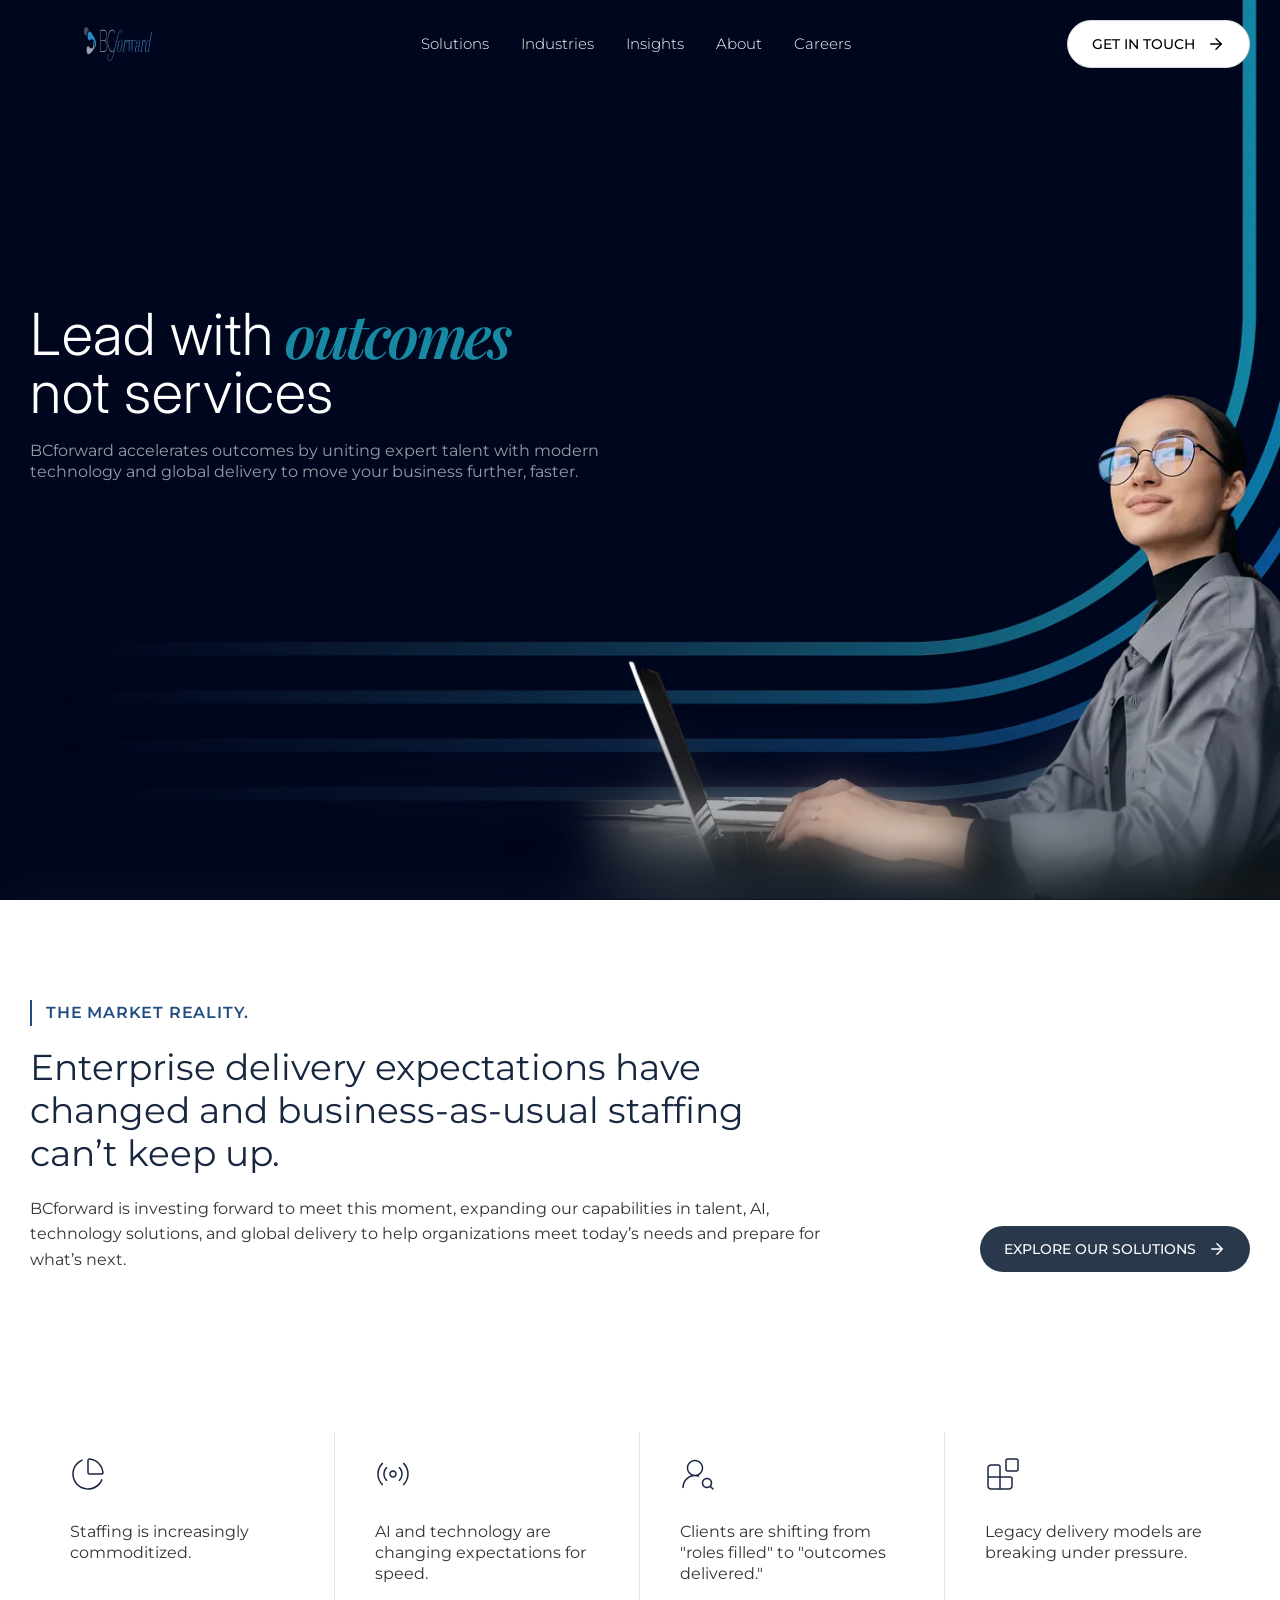
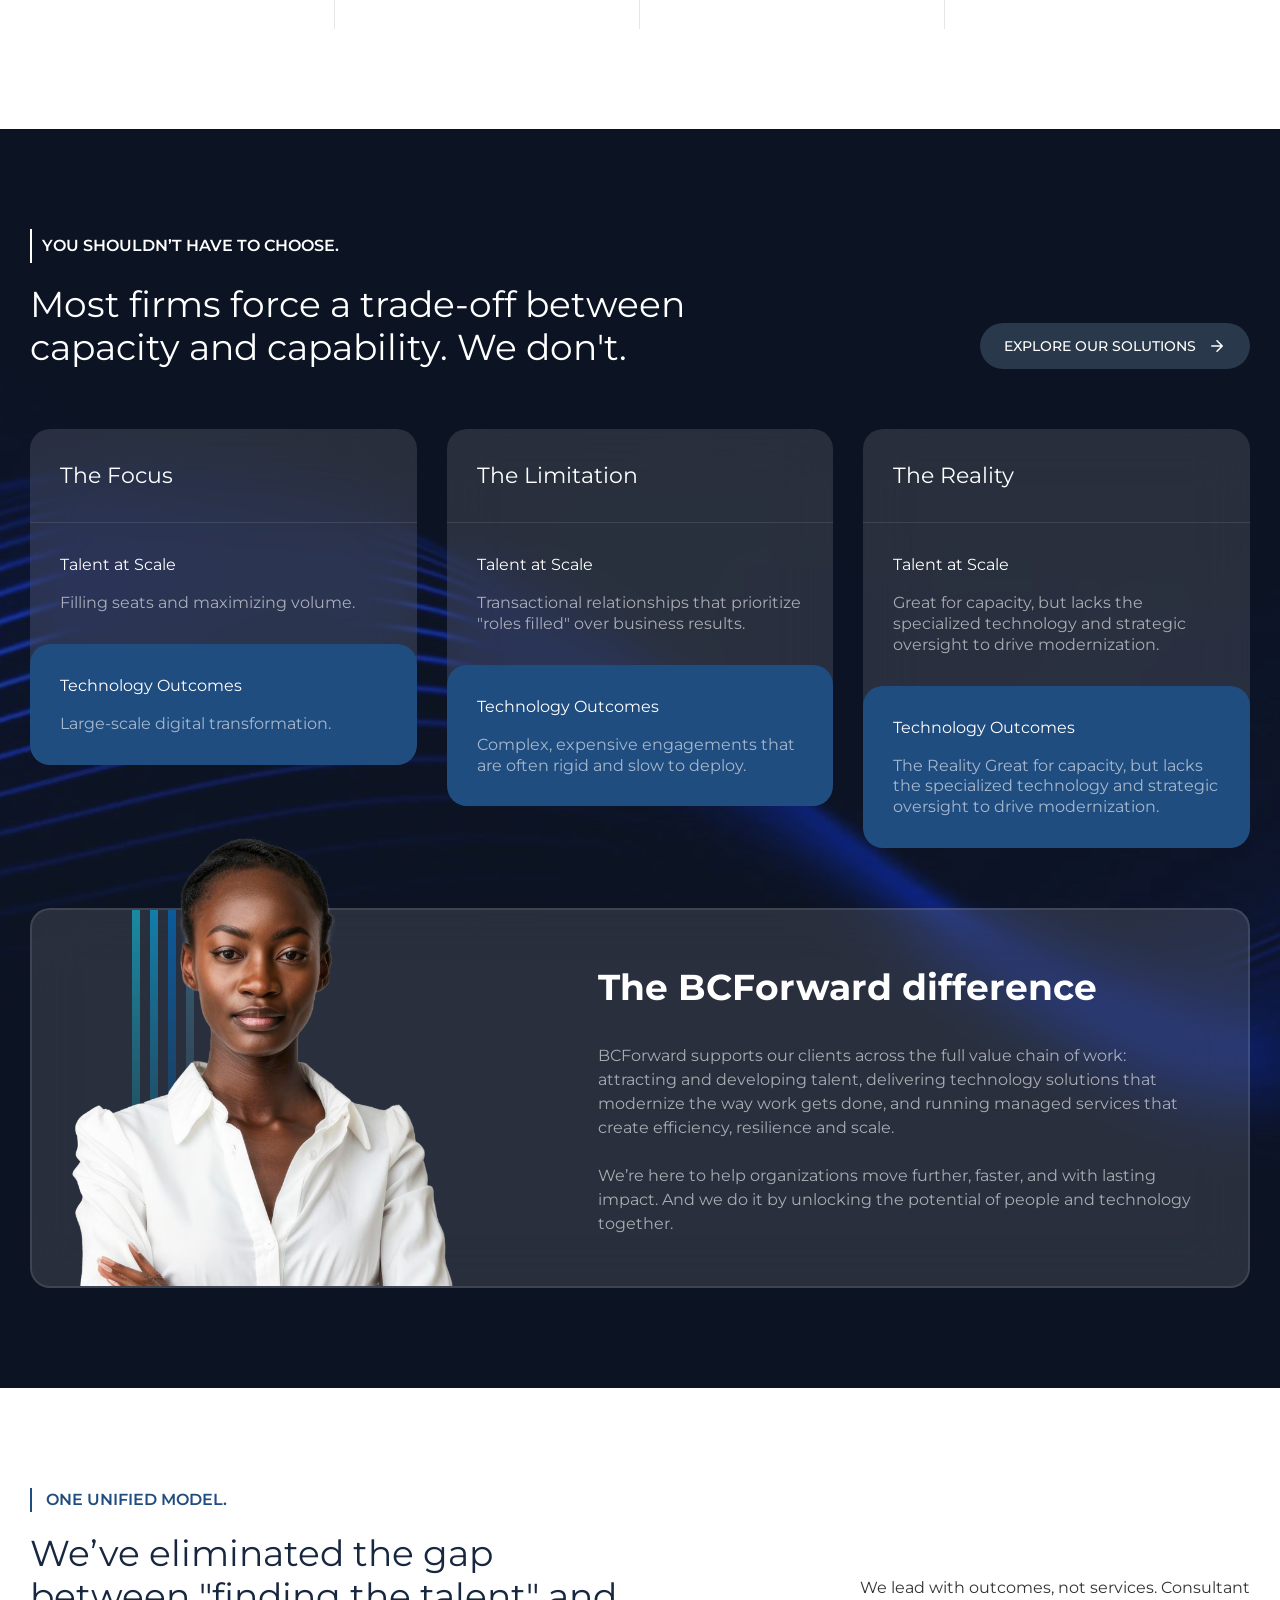
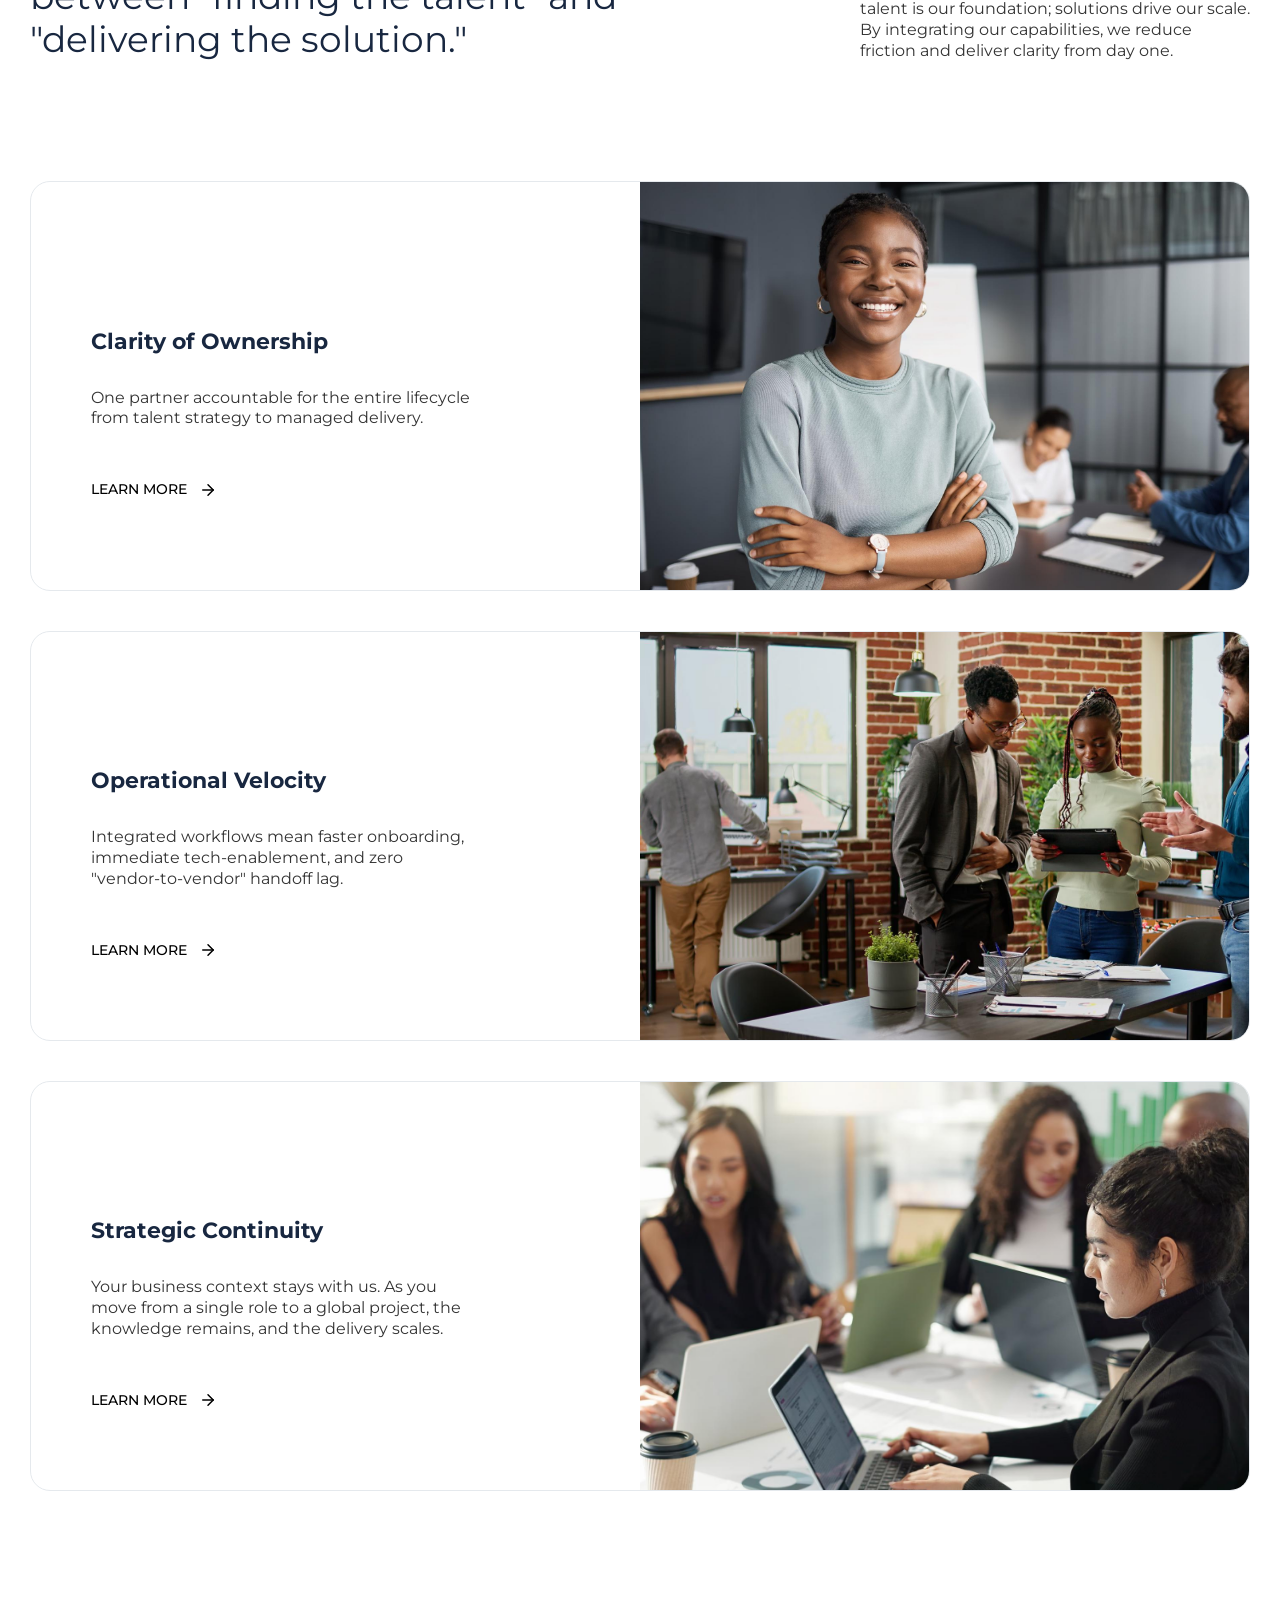
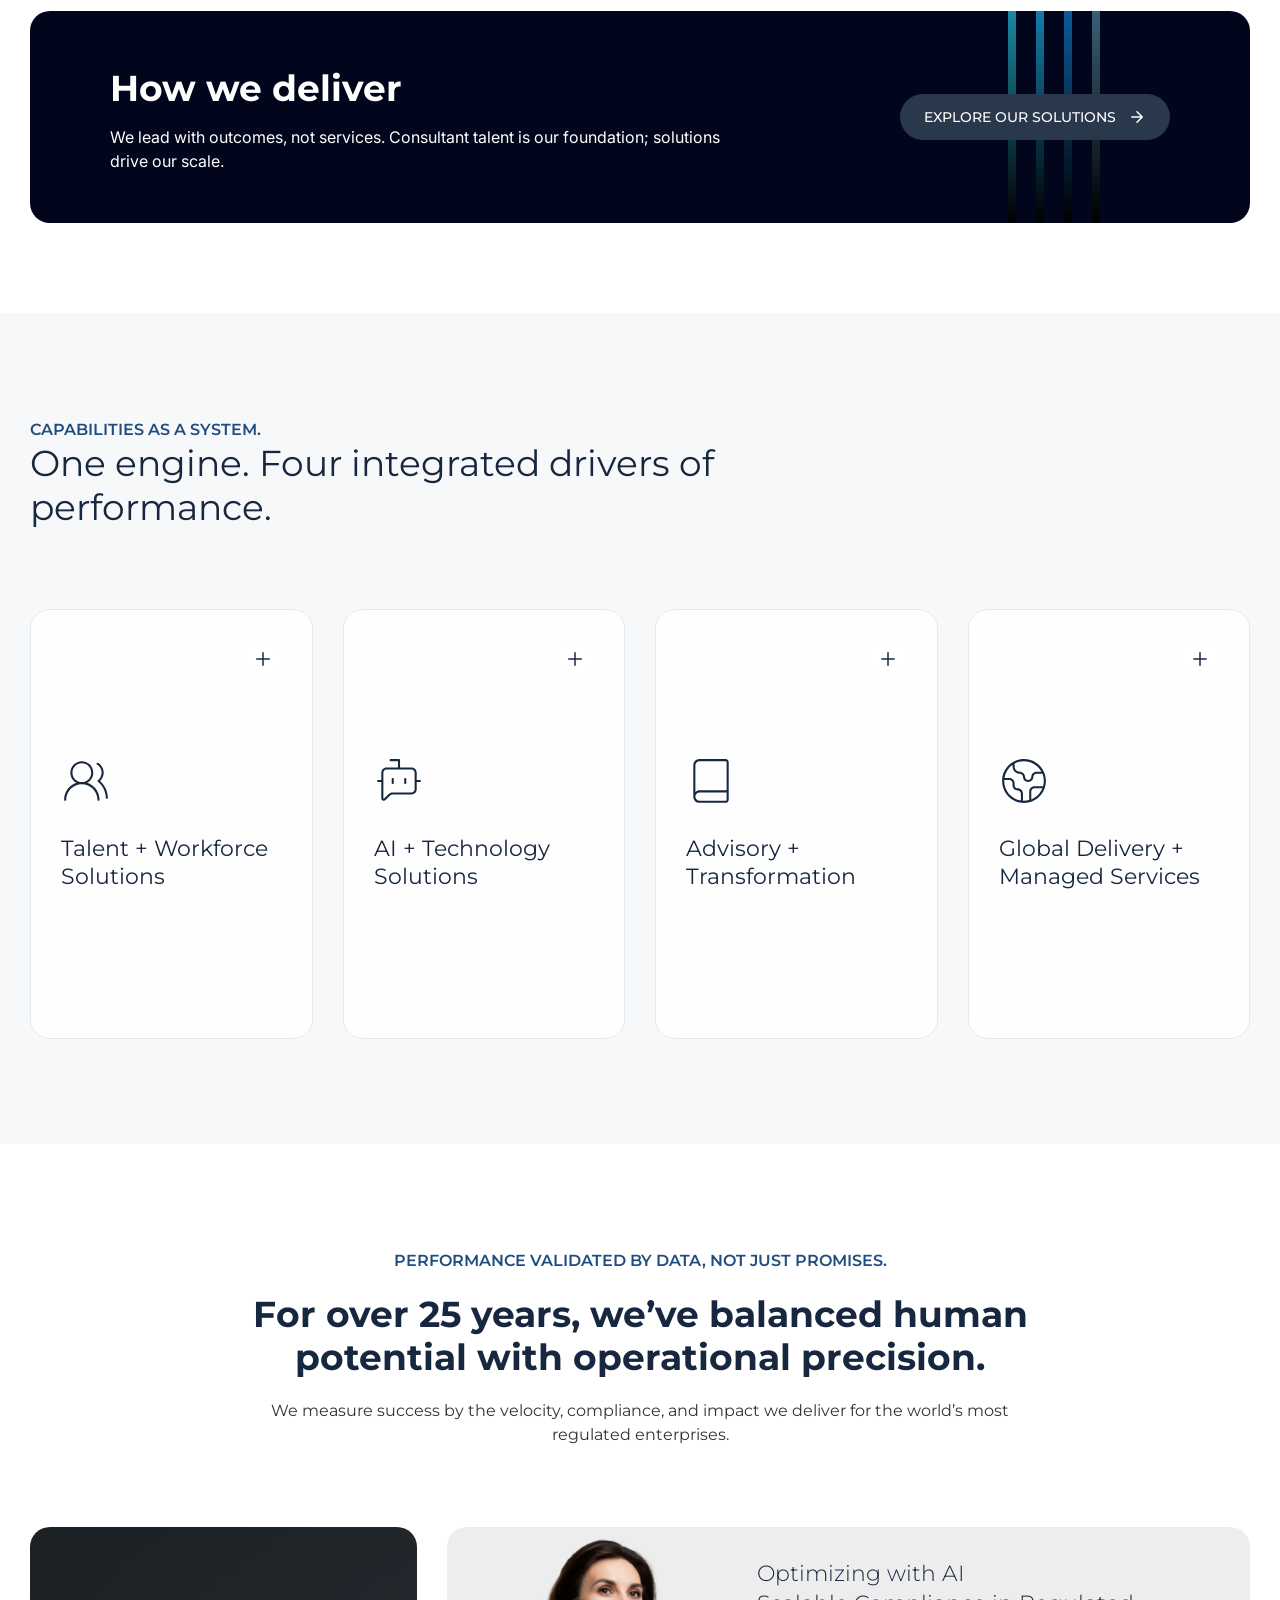
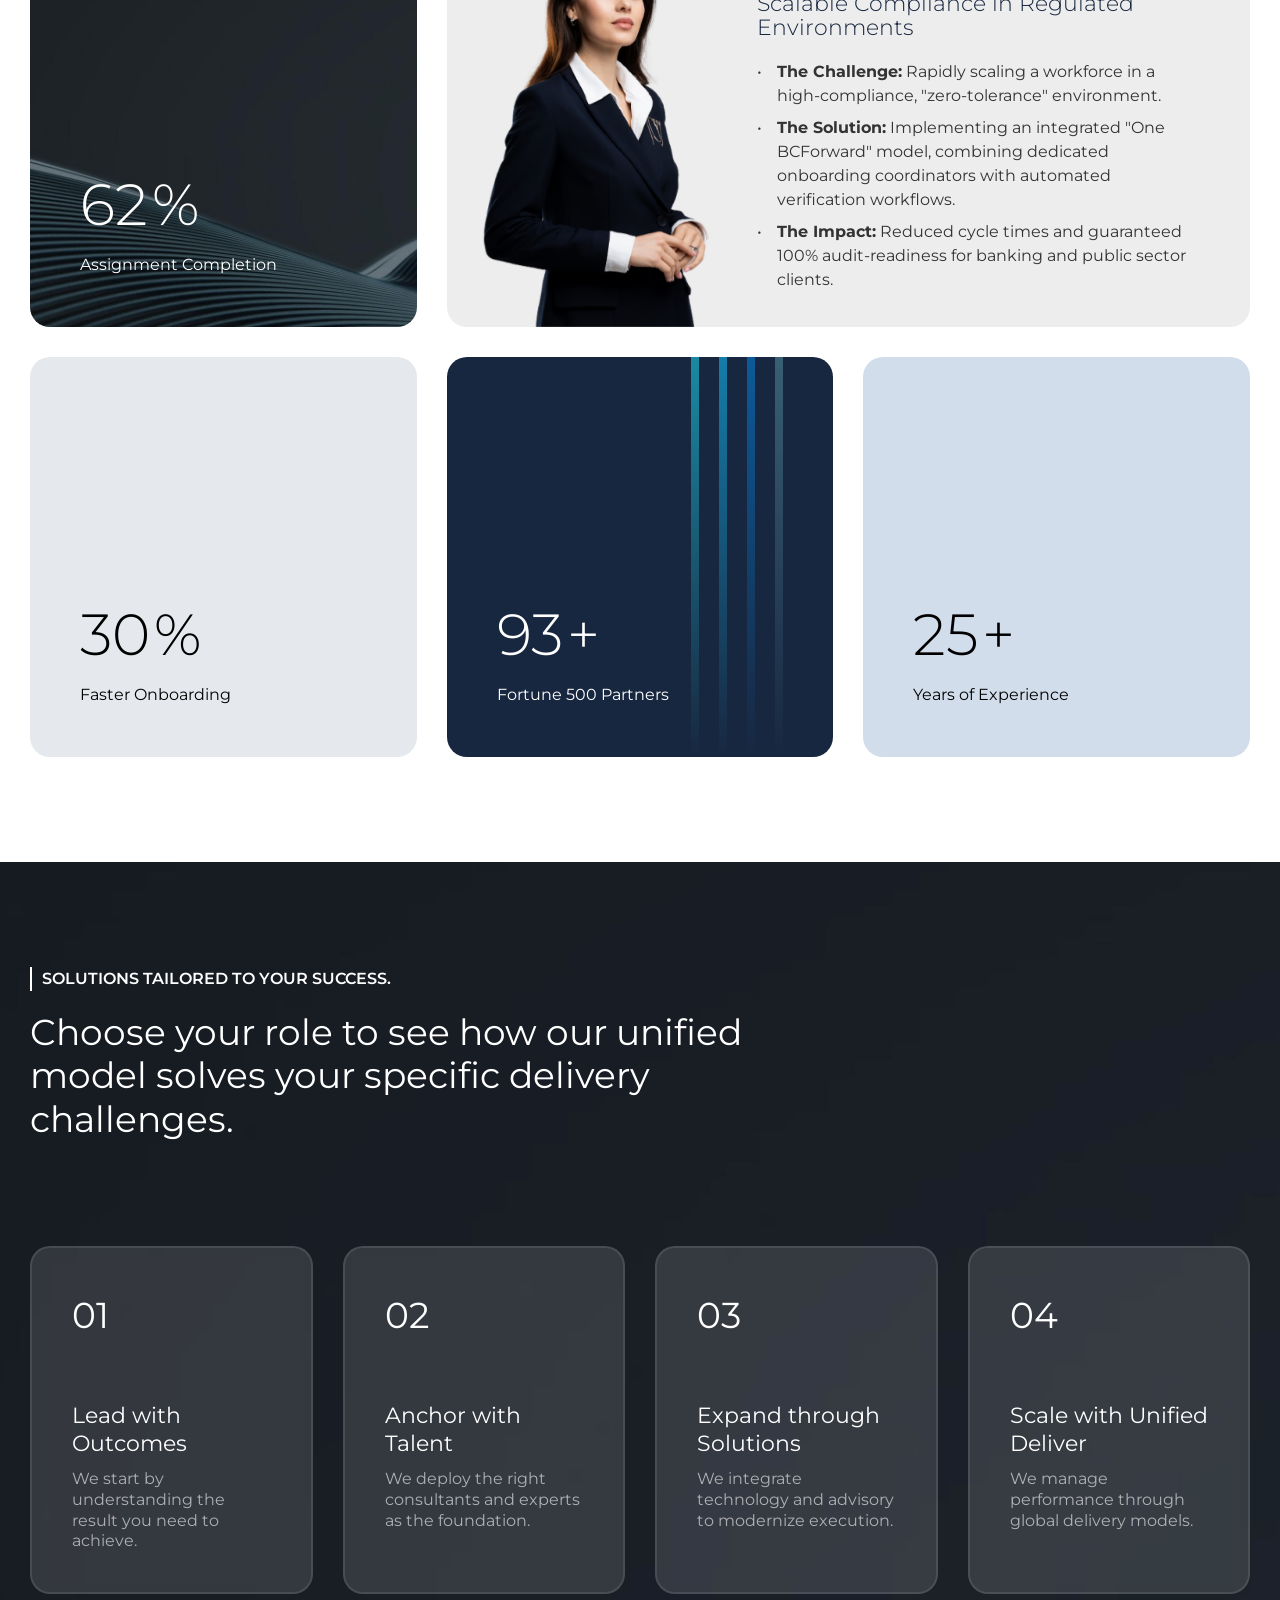
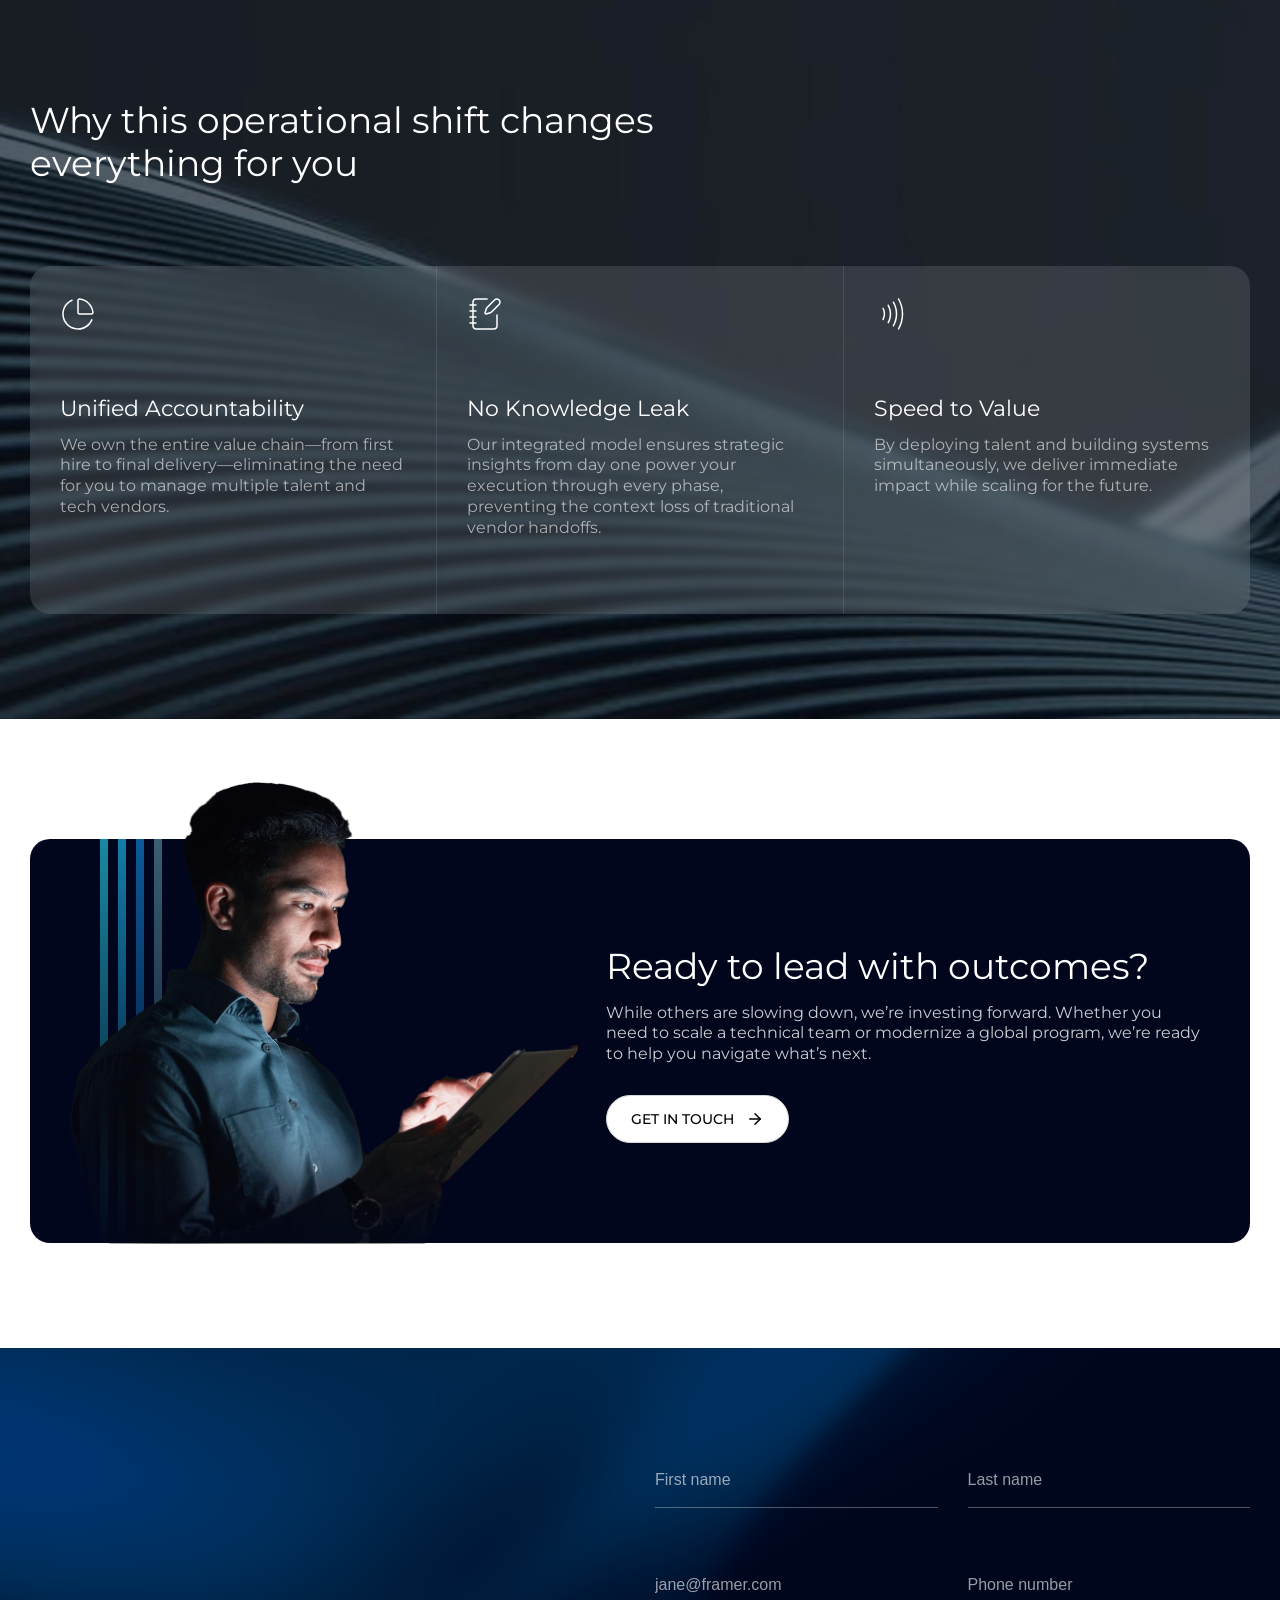
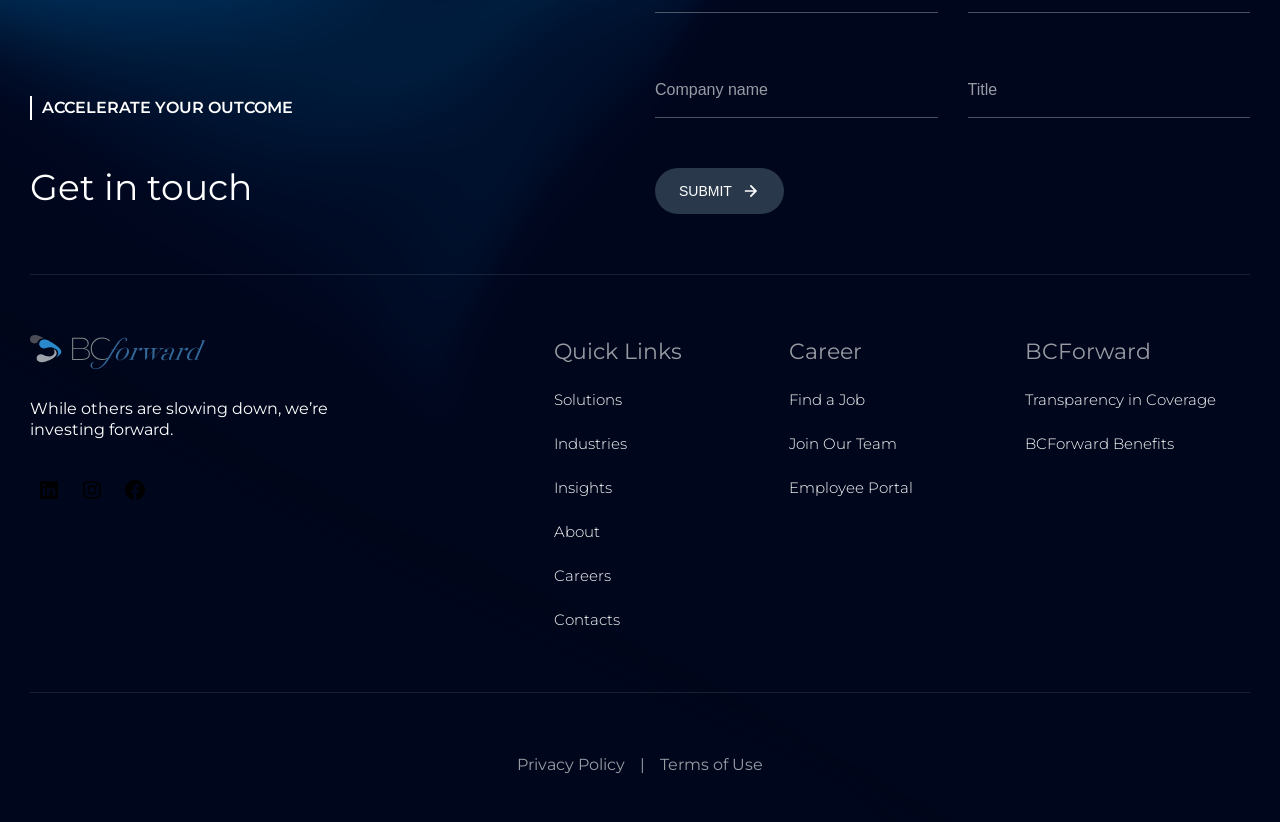
<file: index.html>
<!DOCTYPE html>
<html lang="en">
<head>
    <meta charset="UTF-8">
    <meta name="viewport" content="width=device-width, initial-scale=1.0">
    <title>BCforward - High Fidelity Clone</title>
    <link rel="stylesheet" href="style.css">
</head>
<body>

<section class="c-hero">
    <!-- Background Centered (2056px Original) -->
    <div class="c-hero__background anim-fade-in">
        <!-- Lines Background Asset Only -->
        <img src="assets/images/lines-bg.webp" alt="" class="c-hero__bg-curves">
    </div>

    <header class="c-hero__header">
        <img src="assets/images/Logo.svg" alt="BCforward" class="c-hero__logo">
        
        <nav class="c-hero__nav">
            <ul class="c-hero__nav-list">
                <li class="c-hero__nav-item">
                    <a href="#" class="c-hero__nav-link">
                        <span class="c-nav-link__text-container">
                            <span class="c-nav-link__text">Solutions</span>
                            <span class="c-nav-link__text" aria-hidden="true">Solutions</span>
                        </span>
                    </a>
                </li>
                <li class="c-hero__nav-item">
                    <a href="#" class="c-hero__nav-link">
                        <span class="c-nav-link__text-container">
                            <span class="c-nav-link__text">Industries</span>
                            <span class="c-nav-link__text" aria-hidden="true">Industries</span>
                        </span>
                    </a>
                </li>
                <li class="c-hero__nav-item">
                    <a href="#" class="c-hero__nav-link">
                        <span class="c-nav-link__text-container">
                            <span class="c-nav-link__text">Insights</span>
                            <span class="c-nav-link__text" aria-hidden="true">Insights</span>
                        </span>
                    </a>
                </li>
                <li class="c-hero__nav-item">
                    <a href="#" class="c-hero__nav-link">
                        <span class="c-nav-link__text-container">
                            <span class="c-nav-link__text">About</span>
                            <span class="c-nav-link__text" aria-hidden="true">About</span>
                        </span>
                    </a>
                </li>
                <li class="c-hero__nav-item">
                    <a href="#" class="c-hero__nav-link">
                        <span class="c-nav-link__text-container">
                            <span class="c-nav-link__text">Careers</span>
                            <span class="c-nav-link__text" aria-hidden="true">Careers</span>
                        </span>
                    </a>
                </li>
            </ul>
        </nav>

        <div class="c-hero__cta-wrapper">
            <a href="#" class="c-button--hifi">
                <div class="c-button__text-container">
                    <span class="c-button__text">Get in touch</span>
                    <span class="c-button__text">Get in touch</span>
                </div>
                <!-- Exact Arrow Icon from Assets -->
                <div class="c-button__icon">
            <div class="c-button__icon-inner">
                <img src="assets/images/arrow-long.svg" alt="" style="width: 18px; height: 18px; display: block;">
                <img src="assets/images/arrow-long.svg" alt="" style="width: 18px; height: 18px; display: block;">
            </div>
        </div>
    </a>
</div>
            </a>
        </div>
    </header>

    <div class="c-hero__content">
        <div class="c-hero__text-block">
            <div class="c-hero__main-message anim-fade-up">
                <div class="c-hero__title-row">
                    <span class="c-hero__title-span">Lead with</span>
                    <span class="c-hero__title-accent">outcomes</span>
                </div>
                <div class="c-hero__title-row">
                    <span class="c-hero__title-span">not services</span>
                </div>
            </div>
            
            <p class="c-hero__description anim-fade-up">
                BCforward accelerates outcomes by uniting expert talent with modern technology and global delivery to move your business further, faster.
            </p>
        </div>
    </div>
</section>

<section class="c-market-reality js-reveal">
    <div class="c-market-reality__wrapper">
        <!-- Header Section -->
        <header class="c-market-reality__header">
            <div class="c-market-reality__title-block anim-fade-up">
                <div class="c-market-reality__badge">
                    <div class="c-market-reality__badge-bar"></div>
                    <span class="c-market-reality__badge-text">The market reality.</span>
                </div>
                
                <h2 class="c-market-reality__main-title">
                    Enterprise delivery expectations have<br>
                    changed and business-as-usual staffing<br>
                    can’t keep up.
                </h2>
                
                <p class="c-market-reality__description">
                    BCforward is investing forward to meet this moment, expanding our capabilities in talent, AI, 
                    technology solutions, and global delivery to help organizations meet today’s needs and prepare for 
                    what’s next.
                </p>
            </div>
            
            <a href="#" class="c-button--primary-dark anim-fade-in">
                <div class="c-button__text-container">
                    <span class="c-button__text">Explore Our Solutions</span>
                    <span class="c-button__text">Explore Our Solutions</span>
                </div>
                <div class="c-button__icon">
                    <div class="c-button__icon-inner">
                        <img src="assets/images/market-arrow.svg" alt="" class="c-button__arrow-icon">
                        <img src="assets/images/market-arrow.svg" alt="" class="c-button__arrow-icon">
                    </div>
                </div>
            </a>
        </header>

        <!-- Grid Section -->
        <div class="c-market-reality__grid">
            <div class="c-market-reality__card anim-fade-left">
                <img src="assets/images/icon-staffing.svg" alt="" class="c-market-reality__card-icon">
                <p class="c-market-reality__card-text">
                    Staffing is increasingly<br>commoditized.
                </p>
            </div>
            
            <div class="c-market-reality__card anim-fade-left">
                <img src="assets/images/icon-ai.svg" alt="" class="c-market-reality__card-icon">
                <p class="c-market-reality__card-text">
                    AI and technology are<br>
                    changing expectations for<br>
                    speed.
                </p>
            </div>
            
            <div class="c-market-reality__card anim-fade-left">
                <img src="assets/images/icon-clients.svg" alt="" class="c-market-reality__card-icon">
                <p class="c-market-reality__card-text">
                    Clients are shifting from<br>
                    "roles filled" to "outcomes<br>
                    delivered."
                </p>
            </div>
            
            <div class="c-market-reality__card anim-fade-left">
                <img src="assets/images/icon-legacy.svg" alt="" class="c-market-reality__card-icon">
                <p class="c-market-reality__card-text">
                    Legacy delivery models are<br>
                    breaking under pressure.
                </p>
            </div>
        </div>
    </div>
</section>

<section class="c-category-gap js-reveal">
    <!-- Overlay Background Lines Asset -->
    <img src="assets/images/gap-lines-bg.png" alt="" class="c-category-gap__bg-image">

    <div class="c-category-gap__wrapper">
        <!-- Header Section -->
        <header class="c-category-gap__header anim-fade-up">
            <div class="c-category-gap__title-block">
                <div class="c-category-gap__badge">
                    <span class="c-category-gap__badge-text">You shouldn’t have to choose.</span>
                </div>
                
                <h2 class="c-category-gap__title">
                    Most firms force a trade-off between<br>
                    capacity and capability. We don't.
                </h2>
            </div>
            
            <a href="#" class="c-button--primary-dark">
                <div class="c-button__text-container">
                    <span class="c-button__text">Explore Our Solutions</span>
                    <span class="c-button__text">Explore Our Solutions</span>
                </div>
                <div class="c-button__icon">
                    <div class="c-button__icon-inner">
                        <img src="assets/images/market-arrow.svg" alt="" class="c-button__arrow-icon">
                        <img src="assets/images/market-arrow.svg" alt="" class="c-button__arrow-icon">
                    </div>
                </div>
            </a>
        </header>

        <!-- Cards Three-Column Grid -->
        <div class="c-category-gap__grid anim-fade-up">
            <!-- Card 1: The Focus -->
            <div class="c-category-gap__card">
                <div class="c-category-gap__card-title-row">The Focus</div>
                <div class="c-category-gap__card-row">
                    <span class="c-category-gap__label">Talent at Scale</span>
                    <span class="c-category-gap__value">Filling seats and maximizing volume.</span>
                </div>
                <div class="c-category-gap__card-row c-category-gap__card-row--active">
                    <span class="c-category-gap__label">Technology Outcomes</span>
                    <span class="c-category-gap__value">Large-scale digital transformation.</span>
                </div>
            </div>

            <!-- Card 2: The Limitation -->
            <div class="c-category-gap__card">
                <div class="c-category-gap__card-title-row">The Limitation</div>
                <div class="c-category-gap__card-row">
                    <span class="c-category-gap__label">Talent at Scale</span>
                    <span class="c-category-gap__value">Transactional relationships that prioritize "roles filled" over business results.</span>
                </div>
                <div class="c-category-gap__card-row c-category-gap__card-row--active">
                    <span class="c-category-gap__label">Technology Outcomes</span>
                    <span class="c-category-gap__value">Complex, expensive engagements that are often rigid and slow to deploy.</span>
                </div>
            </div>

            <!-- Card 3: The Reality -->
            <div class="c-category-gap__card">
                <div class="c-category-gap__card-title-row">The Reality</div>
                <div class="c-category-gap__card-row">
                    <span class="c-category-gap__label">Talent at Scale</span>
                    <span class="c-category-gap__value">Great for capacity, but lacks the specialized technology and strategic oversight to drive modernization.</span>
                </div>
                <div class="c-category-gap__card-row c-category-gap__card-row--active">
                    <span class="c-category-gap__label">Technology Outcomes</span>
                    <span class="c-category-gap__value">The Reality Great for capacity, but lacks the specialized technology and strategic oversight to drive modernization.</span>
                </div>
            </div>
        </div>

        <!-- The BCForward Difference (Large Difference Block) -->
        <div class="c-category-gap__difference anim-fade-up">
            <div class="c-category-gap__lines-group">
                <div class="c-category-gap__line" style="--line-color: #1a89a3;"></div>
                <div class="c-category-gap__line" style="--line-color: #147da9;"></div>
                <div class="c-category-gap__line" style="--line-color: #0c5a9a;"></div>
                <div class="c-category-gap__line" style="--line-color: #395f75;"></div>
            </div>

            <img src="assets/images/woman-gap.png" alt="" class="c-category-gap__woman-img">

            <div class="c-category-gap__diff-content">
                <h3 class="c-category-gap__diff-title">The BCForward difference</h3>
                <p class="c-category-gap__diff-text">
                    BCForward supports our clients across the full value chain of work: attracting and developing talent, delivering technology solutions that modernize the way work gets done, and running managed services that create efficiency, resilience and scale.<br><br>
                    We’re here to help organizations move further, faster, and with lasting impact. And we do it by unlocking the potential of people and technology together.
                </p>
            </div>
        </div>
    </div>
</section>

<section class="c-promise">
    <div class="c-promise__wrapper">
        <!-- Header Section -->
        <header class="c-promise__header">
            <div class="c-promise__title-block">
                <div class="c-promise__badge">
                    <span class="c-promise__badge-text">One unified model.</span>
                </div>
                
                <h2 class="c-promise__title">
                    We’ve eliminated the gap<br>
                    between "finding the talent" and<br>
                    "delivering the solution."
                </h2>
            </div>
            
            <p class="c-promise__intro">
                We lead with outcomes, not services. Consultant talent is our foundation; solutions drive our scale. By integrating our capabilities, we reduce friction and deliver clarity from day one.
            </p>
        </header>

        <!-- Stacked Cards List -->
        <div class="c-promise__list">
            <!-- Card 1 -->
            <div class="c-promise__card">
                <div class="c-promise__card-content">
                    <h3 class="c-promise__card-title">Clarity of Ownership</h3>
                    <p class="c-promise__card-text">
                        One partner accountable for the entire lifecycle from talent strategy to managed delivery.
                    </p>
                    <a href="#" class="c-promise__learn-more">
                        Learn more
                        <img src="assets/images/learn-more-arrow.svg" alt="" class="c-promise__learn-more-icon">
                    </a>
                </div>
                <div class="c-promise__card-image-wrapper">
                    <img src="assets/images/promise-card-1.png" alt="" class="c-promise__card-image">
                </div>
            </div>

            <!-- Card 2 -->
            <div class="c-promise__card">
                <div class="c-promise__card-content">
                    <h3 class="c-promise__card-title">Operational Velocity</h3>
                    <p class="c-promise__card-text">
                        Integrated workflows mean faster onboarding, immediate tech-enablement, and zero "vendor-to-vendor" handoff lag.
                    </p>
                    <a href="#" class="c-promise__learn-more">
                        Learn more
                        <img src="assets/images/learn-more-arrow.svg" alt="" class="c-promise__learn-more-icon">
                    </a>
                </div>
                <div class="c-promise__card-image-wrapper">
                    <img src="assets/images/promise-card-2.png" alt="" class="c-promise__card-image">
                </div>
            </div>

            <!-- Card 3 -->
            <div class="c-promise__card">
                <div class="c-promise__card-content">
                    <h3 class="c-promise__card-title">Strategic Continuity</h3>
                    <p class="c-promise__card-text">
                        Your business context stays with us. As you move from a single role to a global project, the knowledge remains, and the delivery scales.
                    </p>
                    <a href="#" class="c-promise__learn-more">
                        Learn more
                        <img src="assets/images/learn-more-arrow.svg" alt="" class="c-promise__learn-more-icon">
                    </a>
                </div>
                <div class="c-promise__card-image-wrapper">
                    <img src="assets/images/promise-card-3.png" alt="" class="c-promise__card-image">
                </div>
            </div>
        </div>

        <!-- Bottom Banner Section -->
        <div class="c-promise__banner">
            <div class="c-promise__banner-lines">
                <div class="c-promise__banner-line" style="--line-color: #1a89a3;"></div>
                <div class="c-promise__banner-line" style="--line-color: #147da9;"></div>
                <div class="c-promise__banner-line" style="--line-color: #0c5a9a;"></div>
                <div class="c-promise__banner-line" style="--line-color: #395f75;"></div>
            </div>

            <div class="c-promise__banner-content">
                <h3 class="c-promise__banner-title">How we deliver</h3>
                <p class="c-promise__banner-text">
                    We lead with outcomes, not services. Consultant talent is our foundation; solutions drive our scale.
                </p>
            </div>

            <a href="#" class="c-button--primary-dark">
                <div class="c-button__text-container">
                    <span class="c-button__text">Explore Our Solutions</span>
                    <span class="c-button__text">Explore Our Solutions</span>
                </div>
                <div class="c-button__icon">
                    <div class="c-button__icon-inner">
                        <img src="assets/images/market-arrow.svg" alt="" class="c-button__arrow-icon">
                        <img src="assets/images/market-arrow.svg" alt="" class="c-button__arrow-icon">
                    </div>
                </div>
            </a>
        </div>
    </div>
</section>

<section class="c-capabilities">
    <div class="c-capabilities__wrapper">
        <!-- Header Section -->
        <header class="c-capabilities__header">
            <span class="c-capabilities__badge">Capabilities as a system.</span>
            <h2 class="c-capabilities__title">
                One engine. Four integrated drivers of<br>
                performance.
            </h2>
        </header>

        <!-- Grid Section -->
        <div class="c-capabilities__grid">
            <!-- Card 1 -->
            <div class="c-capabilities__card">
                <div class="c-capabilities__plus-wrapper">
                    <img src="assets/images/cap-plus.svg" alt="" class="c-capabilities__plus-icon">
                </div>
                <img src="assets/images/cap-icon-talent.svg" alt="" class="c-capabilities__card-icon">
                <h3 class="c-capabilities__card-title">
                    Talent + Workforce<br>
                    Solutions
                </h3>
            </div>

            <!-- Card 2 -->
            <div class="c-capabilities__card">
                <div class="c-capabilities__plus-wrapper">
                    <img src="assets/images/cap-plus.svg" alt="" class="c-capabilities__plus-icon">
                </div>
                <img src="assets/images/cap-icon-ai.svg" alt="" class="c-capabilities__card-icon">
                <h3 class="c-capabilities__card-title">
                    AI + Technology<br>
                    Solutions
                </h3>
            </div>

            <!-- Card 3 -->
            <div class="c-capabilities__card">
                <div class="c-capabilities__plus-wrapper">
                    <img src="assets/images/cap-plus.svg" alt="" class="c-capabilities__plus-icon">
                </div>
                <img src="assets/images/cap-icon-advisory.svg" alt="" class="c-capabilities__card-icon">
                <h3 class="c-capabilities__card-title">
                    Advisory +<br>
                    Transformation
                </h3>
            </div>

            <!-- Card 4 -->
            <div class="c-capabilities__card">
                <div class="c-capabilities__plus-wrapper">
                    <img src="assets/images/cap-plus.svg" alt="" class="c-capabilities__plus-icon">
                </div>
                <img src="assets/images/cap-icon-global.svg" alt="" class="c-capabilities__card-icon">
                <h3 class="c-capabilities__card-title">
                    Global Delivery +<br>
                    Managed Services
                </h3>
            </div>
        </div>
    </div>
</section>

<section class="c-stats">
    <div class="c-stats__wrapper">
        <!-- Header Section -->
        <header class="c-stats__header">
            <span class="c-stats__badge">Performance validated by data, not just promises.</span>
            <h2 class="c-stats__header-title">
                For over 25 years, we’ve balanced human<br>
                potential with operational precision.
            </h2>
            <p class="c-stats__header-text">
                We measure success by the velocity, compliance, and impact we deliver for the world’s most regulated enterprises.
            </p>
        </header>

        <!-- Stats Grid -->
        <div class="c-stats__grid js-reveal" data-threshold="0.8">
            <!-- Card 1: 95% (Top Left) -->
            <div class="c-stats__card c-stats__card--95">
                <div class="c-stats__card-number"><span class="js-counter" data-target="95">0</span><span>%</span></div>
                <div class="c-stats__card-label">Assignment Completion</div>
            </div>

            <!-- Card 2: Case Study (Top Right Wide) -->
            <div class="c-stats__card c-stats__card--case-study" style="background-color: #ededed;">
                <img src="assets/images/stats-ai-woman.png" alt="" class="c-stats__case-study-img">
                <div class="c-stats__case-study-content">
                    <div>
                        <h3 class="c-stats__case-study-title">Optimizing with AI</h3>
                        <h3 class="c-stats__case-study-title">Scalable Compliance in Regulated Environments</h3>
                    </div>
                    
                    <ul class="c-stats__case-study-list">
                        <li class="c-stats__case-study-item">
                            <span class="c-stats__case-study-item-bold">The Challenge:</span> Rapidly scaling a workforce in a high-compliance, "zero-tolerance" environment.
                        </li>
                        <li class="c-stats__case-study-item">
                            <span class="c-stats__case-study-item-bold">The Solution:</span> Implementing an integrated "One BCForward" model, combining dedicated onboarding coordinators with automated verification workflows.
                        </li>
                        <li class="c-stats__case-study-item">
                            <span class="c-stats__case-study-item-bold">The Impact:</span> Reduced cycle times and guaranteed 100% audit-readiness for banking and public sector clients.
                        </li>
                    </ul>
                </div>
            </div>

            <!-- Card 3: 30% (Bottom Left) -->
            <div class="c-stats__card" style="background-color: #e5e9ed;">
                <div class="c-stats__card-number"><span class="js-counter" data-target="30">0</span><span>%</span></div>
                <div class="c-stats__card-label">Faster Onboarding</div>
            </div>

            <!-- Card 4: 175+ (Bottom Center Dark) -->
            <div class="c-stats__card c-stats__card--dark">
                <div class="c-stats__lines-group">
                    <div class="c-stats__line" style="--line-color: #1a89a3;"></div>
                    <div class="c-stats__line" style="--line-color: #147da9;"></div>
                    <div class="c-stats__line" style="--line-color: #0c5a9a;"></div>
                    <div class="c-stats__line" style="--line-color: #395f75;"></div>
                </div>
                <div class="c-stats__card-number"><span class="js-counter" data-target="175">0</span><span>+</span></div>
                <div class="c-stats__card-label">Fortune 500 Partners</div>
            </div>

            <!-- Card 5: 25+ (Bottom Right) -->
            <div class="c-stats__card" style="background-color: #d1ddeb;">
                <div class="c-stats__card-number"><span class="js-counter" data-target="25">0</span><span>+</span></div>
                <div class="c-stats__card-label">Years of Experience</div>
            </div>
        </div>
    </div>
</section>

<section class="c-solutions">
    <!-- Background Graphic -->
    <img src="assets/images/stats-95-bg.png" alt="" class="c-solutions__bg">

    <div class="c-solutions__wrapper">
        <!-- Header -->
        <header class="c-solutions__header">
            <div class="c-solutions__badge">
                <span class="c-solutions__badge-text">Solutions tailored to your success.</span>
            </div>
            <h2 class="c-solutions__title">
                Choose your role to see how our unified 
                model solves your specific delivery 
                challenges.
            </h2>
        </header>

        <!-- Row 1 Grid -->
        <div class="c-solutions__grid-01 js-reveal anim-fade-up">
            <!-- Card 01 -->
            <div class="c-solutions__card-01">
                <div class="c-solutions__card-01-number">01</div>
                <div>
                    <h3 class="c-solutions__card-01-title">Lead with<br>Outcomes</h3>
                    <p class="c-solutions__card-01-text">
                        We start by understanding the result you need to achieve.
                    </p>
                </div>
            </div>

            <!-- Card 02 -->
            <div class="c-solutions__card-01">
                <div class="c-solutions__card-01-number">02</div>
                <div>
                    <h3 class="c-stats__card-01-title" style="font-size: 22px; color: white; font-weight: 400; margin-bottom: 10px; line-height: 1.3;">Anchor with<br>Talent</h3>
                    <p class="c-solutions__card-01-text">
                        We deploy the right consultants and experts as the foundation.
                    </p>
                </div>
            </div>

            <!-- Card 03 -->
            <div class="c-solutions__card-01">
                <div class="c-solutions__card-01-number">03</div>
                <div>
                    <h3 class="c-solutions__card-01-title">Expand through<br>Solutions</h3>
                    <p class="c-solutions__card-01-text">
                        We integrate technology and advisory to modernize execution.
                    </p>
                </div>
            </div>

            <!-- Card 04 -->
            <div class="c-solutions__card-01">
                <div class="c-solutions__card-01-number">04</div>
                <div>
                    <h3 class="c-solutions__card-01-title">Scale with Unified Deliver</h3>
                    <p class="c-solutions__card-01-text">
                        We manage performance through global delivery models.
                    </p>
                </div>
            </div>
        </div>

        <!-- Row 2 Grid (Shift Block) -->
        <div class="c-solutions__shift js-reveal anim-fade-up">
            <h2 class="c-solutions__title">
                Why this operational shift changes 
                everything for you
            </h2>

            <div class="c-solutions__shift-grid">
                <!-- Shift Card 1 -->
                <div class="c-solutions__shift-card">
                    <img src="assets/images/solutions-icon-acc.svg" alt="" class="c-solutions__shift-icon">
                    <div>
                        <h3 class="c-solutions__shift-title">Unified Accountability</h3>
                        <p class="c-solutions__shift-text">
                            We own the entire value chain—from first hire to final delivery—eliminating the need for you to manage multiple talent and tech vendors.
                        </p>
                    </div>
                </div>

                <!-- Shift Card 2 -->
                <div class="c-solutions__shift-card">
                    <img src="assets/images/solutions-icon-know.svg" alt="" class="c-solutions__shift-icon">
                    <div>
                        <h3 class="c-solutions__shift-title">No Knowledge Leak</h3>
                        <p class="c-solutions__shift-text">
                            Our integrated model ensures strategic insights from day one power your execution through every phase, preventing the context loss of traditional vendor handoffs.
                        </p>
                    </div>
                </div>

                <!-- Shift Card 3 -->
                <div class="c-solutions__shift-card">
                    <img src="assets/images/solutions-icon-speed.svg" alt="" class="c-solutions__shift-icon">
                    <div>
                        <h3 class="c-solutions__shift-title">Speed to Value</h3>
                        <p class="c-solutions__shift-text">
                            By deploying talent and building systems simultaneously, we deliver immediate impact while scaling for the future.
                        </p>
                    </div>
                </div>
            </div>
        </div>
    </div>
</section>

<section class="c-cta js-reveal">
    <div class="c-cta__card anim-fade-up">
        <!-- Floating Man Illustration -->
        <img src="assets/images/cta-man.png" alt="" class="c-cta__man">

        <!-- Left Background Lines -->
        <div class="c-cta__lines-group">
            <div class="c-cta__line" style="--line-color: #1a89a3;"></div>
            <div class="c-cta__line" style="--line-color: #147da9;"></div>
            <div class="c-cta__line" style="--line-color: #0c5a9a;"></div>
            <div class="c-cta__line" style="--line-color: #395f75;"></div>
        </div>

        <!-- Content Right -->
        <div class="c-cta__content">
            <div class="c-cta__title-wrapper">
                <h2 class="c-cta__title">Ready to lead with outcomes?</h2>
                <p class="c-cta__text">
                    While others are slowing down, we’re investing forward. Whether you<br>
                    need to scale a technical team or modernize a global program, we’re ready<br>
                    to help you navigate what’s next.
                </p>
            </div>

            <a href="#" class="c-cta__button">
                <div class="c-button__text-container">
                    <span class="c-button__text">Get in touch</span>
                    <span class="c-button__text">Get in touch</span>
                </div>
                <div class="c-button__icon">
                    <div class="c-button__icon-inner">
                        <img src="assets/images/cta-arrow.svg" alt="" width="18" height="18">
                        <img src="assets/images/cta-arrow.svg" alt="" width="18" height="18">
                    </div>
                </div>
            </a>
        </div>
    </div>
</section>

<footer class="c-footer">
    <!-- Glow Background -->
    <img src="assets/images/footer-glow.png" alt="" class="c-footer__glow">

    <div class="c-footer__wrapper js-reveal anim-fade-up">
        <!-- Part 1: Contact Form -->
        <section class="c-footer__contact">
            <div class="c-footer__title-group">
                <div class="c-solutions__badge">
                    <span class="c-solutions__badge-text">Accelerate your outcome</span>
                </div>
                <h2 class="c-footer__title" style="font-size: 36px; color: white; font-weight: 400;">Get in touch</h2>
            </div>

            <form class="c-footer__form">
                <div class="c-footer__form-row">
                    <div class="c-footer__input-wrapper">
                        <input type="text" class="c-footer__input" placeholder="First name">
                    </div>
                    <div class="c-footer__input-wrapper">
                        <input type="text" class="c-footer__input" placeholder="Last name">
                    </div>
                </div>
                <div class="c-footer__form-row">
                    <div class="c-footer__input-wrapper">
                        <input type="email" class="c-footer__input" placeholder="jane@framer.com">
                    </div>
                    <div class="c-footer__input-wrapper">
                        <input type="tel" class="c-footer__input" placeholder="Phone number">
                    </div>
                </div>
                <div class="c-footer__form-row">
                    <div class="c-footer__input-wrapper">
                        <input type="text" class="c-footer__input" placeholder="Company name">
                    </div>
                    <div class="c-footer__input-wrapper">
                        <input type="text" class="c-footer__input" placeholder="Title">
                    </div>
                </div>
                <button type="submit" class="c-footer__submit">
                    <div class="c-button__text-container">
                        <span class="c-button__text">SUBMIT</span>
                        <span class="c-button__text">SUBMIT</span>
                    </div>
                    <div class="c-button__icon">
                        <div class="c-button__icon-inner">
                            <img src="assets/images/footer-submit-arrow.svg" alt="" width="18" height="18">
                            <img src="assets/images/footer-submit-arrow.svg" alt="" width="18" height="18">
                        </div>
                    </div>
                </button>
            </form>
        </section>

        <!-- Divider -->
        <div class="c-footer__divider"></div>

        <!-- Part 2: Logo + Links -->
        <section class="c-footer__links" style="display: grid; grid-template-columns: 1fr 1.5fr; gap: 60px;">
            <div class="c-footer__brand">
                <img src="assets/images/footer-logo.svg" alt="BCforward" class="c-footer__brand-logo" style="width: 175px;">
                <p class="c-footer__brand-text">
                    While others are slowing down, we’re investing forward.
                </p>
                <div class="c-footer__social">
                    <a href="#" class="c-footer__social-link">
                        <img src="assets/images/footer-social-in.svg" alt="LinkedIn">
                    </a>
                    <a href="#" class="c-footer__social-link">
                        <img src="assets/images/footer-social-ig.svg" alt="Instagram">
                    </a>
                    <a href="#" class="c-footer__social-link">
                        <img src="assets/images/footer-social-fb.svg" alt="Facebook">
                    </a>
                </div>
            </div>

            <div class="c-footer__menus">
                <!-- Menu 1 -->
                <div class="c-footer__menu">
                    <h4 class="c-footer__menu-title">Quick Links</h4>
                    <ul class="c-footer__menu-list">
                        <li class="c-footer__menu-item"><a href="#">Solutions</a></li>
                        <li class="c-footer__menu-item"><a href="#">Industries</a></li>
                        <li class="c-footer__menu-item"><a href="#">Insights</a></li>
                        <li class="c-footer__menu-item"><a href="#">About</a></li>
                        <li class="c-footer__menu-item"><a href="#">Careers</a></li>
                        <li class="c-footer__menu-item"><a href="#">Contacts</a></li>
                    </ul>
                </div>

                <!-- Menu 2 -->
                <div class="c-footer__menu">
                    <h4 class="c-footer__menu-title">Career</h4>
                    <ul class="c-footer__menu-list">
                        <li class="c-footer__menu-item"><a href="#">Find a Job</a></li>
                        <li class="c-footer__menu-item"><a href="#">Join Our Team</a></li>
                        <li class="c-footer__menu-item"><a href="#">Employee Portal</a></li>
                    </ul>
                </div>

                <!-- Menu 3 -->
                <div class="c-footer__menu">
                    <h4 class="c-footer__menu-title">BCForward</h4>
                    <ul class="c-footer__menu-list">
                        <li class="c-footer__menu-item"><a href="#">Transparency in Coverage</a></li>
                        <li class="c-footer__menu-item"><a href="#">BCForward Benefits</a></li>
                    </ul>
                </div>
            </div>
        </section>

        <!-- Divider -->
        <div class="c-footer__divider"></div>

        <!-- Part 3: Bottom Legal -->
        <section class="c-footer__bottom">
            <a href="#" class="c-footer__bottom-link">Privacy Policy</a>
            <span class="c-footer__separator">|</span>
            <a href="#" class="c-footer__bottom-link">Terms of Use</a>
        </section>
    </div>
</footer>

<script>
    // Hero Section Reveal (on load)
    document.addEventListener('DOMContentLoaded', () => {
        const hero = document.querySelector('.c-hero');
        if (hero) {
            setTimeout(() => {
                hero.classList.add('is-visible');
            }, 100);
        }
    });

    const revealCallback = (entries, observer) => {
        entries.forEach(entry => {
            if (entry.isIntersecting) {
                entry.target.classList.add('is-visible');
                // Trigger children animations
                const anims = entry.target.querySelectorAll('.anim-fade-up, .anim-fade-in, .anim-fade-left');
                anims.forEach(anim => anim.classList.add('is-visible'));

                // Handle counters
                const counters = entry.target.querySelectorAll('.js-counter');
                counters.forEach(counter => {
                    const target = parseInt(counter.getAttribute('data-target'));
                    animateCounter(counter, target);
                });
            }
        });
    };

    const animateCounter = (el, target) => {
        if (el.classList.contains('is-animated')) return;
        el.classList.add('is-animated');
        
        let current = 0;
        const duration = 2000; // 2 seconds
        const stepTime = Math.abs(Math.floor(duration / target));
        
        const timer = setInterval(() => {
            current += Math.ceil(target / (duration / 30)); // Adaptive step
            if (current >= target) {
                el.innerText = target;
                clearInterval(timer);
            } else {
                el.innerText = current;
            }
        }, 30);
    };

    document.querySelectorAll('.js-reveal').forEach(section => {
        const customThreshold = parseFloat(section.getAttribute('data-threshold')) || 0.3;
        
        const revealObserver = new IntersectionObserver(revealCallback, {
            threshold: customThreshold
        });
        
        revealObserver.observe(section);
    });

    // Promise Section: Stacking Cards Logic
    const promiseSection = document.querySelector('.c-promise');
    const promiseCards = document.querySelectorAll('.c-promise__card');
    
    window.addEventListener('scroll', () => {
        if (!promiseSection) return;
        
        const scrollOffset = 200; // Target sticky height
        const vh = window.innerHeight;
        
        promiseCards.forEach((card, index) => {
            const nextCard = promiseCards[index + 1];
            if (nextCard) {
                const nextRect = nextCard.getBoundingClientRect();
                
                // Linear mapping
                let progress = 1 - (nextRect.top - scrollOffset) / (vh - scrollOffset);
                progress = Math.max(0, Math.min(1, progress));
                
                if (progress > 0) {
                    const scale = 1 - (0.05 * progress); // Scale from 1.0 to 0.95
                    const translateY = -20 * progress;   // Shift from 0 to -20px
                    
                    card.style.transform = `translateY(${translateY}px) scale(${scale})`;
                    card.style.opacity = '1';
                } else {
                    card.style.transform = '';
                    card.style.opacity = '';
                }
                
                // Handling stacking-2
                const thirdCard = promiseCards[index + 2];
                if (thirdCard) {
                    const thirdRect = thirdCard.getBoundingClientRect();
                    let progress2 = 1 - (thirdRect.top - scrollOffset) / (vh - scrollOffset);
                    progress2 = Math.max(0, Math.min(1, progress2));
                    
                    if (progress2 > 0) {
                        const scale = 0.95 - (0.05 * progress2);     // Scale from 0.95 to 0.90
                        const translateY = -20 - (20 * progress2);   // Shift from -20 to -40px
                        
                        card.style.transform = `translateY(${translateY}px) scale(${scale})`;
                        card.style.opacity = '1';
                    }
                }
            }
        });
    });
</script>

</body>
</html>
</file>
<file: style.css>
/* BC FORWARD - HIGH FIDELITY ALPHA - FROM SCRATCH */

/* 1. TYPOGRAPHY SETUP */
@import url('https://fonts.googleapis.com/css2?family=Inter:wght@300;400;500;600;700&family=Montserrat:wght@300;400;500;600&family=Playfair+Display:ital,wght@0,400;0,500;0,600;0,700;1,400;1,500;1,600&display=swap');

:root {
    /* Font Stacks */
    --font-sans: 'Inter', sans-serif;
    --font-body: 'Montserrat', sans-serif;
    --font-serif: 'Playfair Display', serif;

    /* Design Tokens */
    --color-bg-dark: #00061D;
    --color-accent: #1789a3;
    --color-white: #ffffff;
    --color-black: #000000;
    --color-text-muted: rgba(255, 255, 255, 0.6);
}

/* 2. BASE RESET */
* {
    box-sizing: border-box;
    margin: 0;
    padding: 0;
    -webkit-font-smoothing: antialiased;
}

html,
body {
    height: 100%;
}

body {
    margin: 0;
    padding: 0;
    font-family: var(--font-body);
    background-color: var(--color-white);
    color: var(--color-black);
    line-height: 1.5;
    overflow-x: hidden;
    display: flex;
    flex-direction: column;
}

/* 3. HERO COMPONENT */
.c-hero {
    position: relative;
    width: 100%;
    height: 100vh;
    min-height: 100vh;
    background-color: var(--color-bg-dark);
    display: flex;
    flex-direction: column;
    padding: 0 30px;
    flex-shrink: 0;
}

/* Background Visuals Layering */
.c-hero__background {
    position: absolute;
    top: 0;
    left: 50%;
    transform: translateX(-50%);
    width: 2056px;
    height: 100%; /* Matches Hero Height (100vh) */
    pointer-events: none;
    z-index: 1;
}

/* Subtle Blur at the Bottom */
.c-hero__background::after {
    content: '';
    position: absolute;
    bottom: 0;
    left: 0;
    width: 100%;
    height: 200px;
    /* Blur Area Height */
    backdrop-filter: blur(20px);
    -webkit-backdrop-filter: blur(20px);
    mask-image: linear-gradient(to top, black 0%, transparent 100%);
    -webkit-mask-image: linear-gradient(to top, black 0%, transparent 100%);
    pointer-events: none;
}

.c-hero__bg-curves {
    position: absolute;
    bottom: 0;
    right: -20px;
    width: 1716px;
    height: 100%;
    object-fit: cover; /* Changed to cover to fill vertical gap */
    object-position: bottom right;
}


/* Header & Nav */
.c-hero__header {
    width: 100%;
    max-width: 1230px;
    margin: 0 auto;
    padding: 20px 0;
    display: flex;
    justify-content: space-between;
    align-items: center;
    position: relative;
    z-index: 100;
}

.c-hero__logo {
    width: 175px;
    height: 34px;
    object-fit: contain;
}

.c-hero__nav {
    display: flex;
    gap: 30px;
    align-items: center;
}

.c-hero__nav-list {
    display: flex;
    gap: 32px;
    list-style: none;
}

.c-hero__nav-link {
    color: var(--color-white);
    text-decoration: none;
    font-family: var(--font-body);
    font-weight: 300;
    font-size: 15px;
    height: 18px; /* Fixed height for rolling effect */
    overflow: hidden;
    display: block; /* Required for overflow: hidden to work */
}

.c-nav-link__text-container {
    display: block;
    height: 100%;
}

.c-nav-link__text {
    display: block;
    line-height: 18px;
    transition: transform 0.6s cubic-bezier(0.16, 1, 0.3, 1);
}

.c-hero__nav-link:hover .c-nav-link__text {
    transform: translateY(-100%);
}

/* High Fidelity Button */
.c-button--hifi {
    background-color: var(--color-white);
    color: var(--color-black);
    padding: 14px 24px;
    border-radius: 100px;
    font-family: var(--font-body);
    font-weight: 500;
    font-size: 14px;
    text-transform: uppercase;
    text-decoration: none;
    display: flex;
    align-items: center;
    gap: 12px;
    border: 1px solid #d9d9d9;
    position: relative;
    overflow: hidden;
}

.c-button__text-container {
    height: 18px;
    overflow: hidden;
    position: relative;
}

.c-button__text {
    display: block;
    line-height: 18px;
    transition: transform 0.6s cubic-bezier(0.16, 1, 0.3, 1);
}

.c-button--hifi:hover .c-button__text,
.c-button--primary-dark:hover .c-button__text,
.c-cta__button:hover .c-button__text,
.c-footer__submit:hover .c-button__text {
    transform: translateY(-100%);
}

/* Icon Rolling Effect (Horizontal) */
.c-button__icon {
    width: 18px;
    height: 18px;
    overflow: hidden;
    position: relative;
}

.c-button__icon-inner {
    display: flex;
    width: 36px;
    transform: translateX(-18px); /* Start with the right-most icon */
    transition: transform 0.6s cubic-bezier(0.16, 1, 0.3, 1);
}

.c-button--hifi:hover .c-button__icon-inner,
.c-button--primary-dark:hover .c-button__icon-inner,
.c-cta__button:hover .c-button__icon-inner,
.c-footer__submit:hover .c-button__icon-inner {
    transform: translateX(0); /* Move inner container to the right */
}

/* Hero Content */
.c-hero__content {
    flex: 1;
    display: flex;
    align-items: center;
    width: 100%;
    max-width: 1230px;
    margin: 0 auto;
    position: relative;
    z-index: 10;
    transform: translateY(-100px); /* Lifted as requested */
}

.c-hero__text-block {
    max-width: 571px;
    display: flex;
    flex-direction: column;
    gap: 20px;
}

.c-hero__main-message {
    display: flex;
    flex-direction: column;
}

.c-hero__title-row {
    display: flex;
    align-items: center;
    gap: 12px;
    white-space: nowrap;
}

.c-hero__title-span {
    font-family: var(--font-sans);
    font-weight: 300;
    font-size: 58px;
    line-height: 1;
    letter-spacing: 0.58px;
    color: var(--color-white);
}

.c-hero__title-accent {
    font-family: var(--font-serif);
    font-weight: 600;
    font-style: italic;
    font-size: 60px;
    line-height: 0.8;
    color: var(--color-accent);
    letter-spacing: -2.72px;
}

.c-hero__description {
    font-family: var(--font-body);
    font-weight: 400;
    font-size: 16px;
    line-height: 1.3;
    color: var(--color-text-muted);
}
/* 4. MARKET REALITY COMPONENT */
.c-market-reality {
    background-color: var(--color-white);
    padding: 100px 30px;
    width: 100%;
    flex-shrink: 0;
}

.c-market-reality__wrapper {
    max-width: 1230px;
    margin: 0 auto;
    display: flex;
    flex-direction: column;
    gap: 160px;
}

.c-market-reality__header {
    display: flex;
    justify-content: space-between;
    align-items: flex-end;
    gap: 40px;
}

.c-market-reality__title-block {
    max-width: 810px;
    display: flex;
    flex-direction: column;
    gap: 20px;
}

.c-market-reality__badge {
    display: flex;
    align-items: center;
    gap: 14px;
}

.c-market-reality__badge-bar {
    width: 2px;
    height: 26px;
    background-color: #204d80;
}

.c-market-reality__badge-text {
    font-family: var(--font-body);
    font-weight: 600;
    font-size: 16px;
    color: #204d80;
    text-transform: uppercase;
    letter-spacing: 0.05em;
}

.c-market-reality__main-title {
    font-family: var(--font-body);
    font-weight: 400;
    font-size: 36px;
    line-height: 1.2;
    color: #182740;
}

.c-market-reality__description {
    font-family: var(--font-body);
    font-weight: 400;
    font-size: 16px;
    line-height: 1.6;
    color: #333333;
    max-width: 810px;
}

/* Primary Button Dark variant */
.c-button--primary-dark {
    background-color: #29384b;
    color: var(--color-white);
    padding: 14px 24px;
    border-radius: 100px;
    font-family: var(--font-body);
    font-weight: 500;
    font-size: 14px;
    text-transform: uppercase;
    text-decoration: none;
    display: inline-flex;
    align-items: center;
    gap: 12px;
    width: fit-content;
    height: fit-content;
    transition: background-color 0.6s ease;
    flex-shrink: 0;
}

.c-button__arrow-icon {
    width: 18px !important;
    height: 18px !important;
    display: block;
    flex-shrink: 0;
}

.c-button--primary-dark:hover {
    background-color: #1D527D;
}

/* Grid Layout */
.c-market-reality__grid {
    display: grid;
    grid-template-columns: repeat(4, 1fr);
    width: 100%;
}

.c-market-reality__card {
    padding: 24px 40px 44px 40px;
    display: flex;
    flex-direction: column;
    gap: 30px;
    border-right: 1px solid #e6e6e6;
    min-height: 176px;
}

.c-market-reality__card:last-child {
    border-right: none;
}

.c-market-reality__card-icon {
    width: 36px;
    height: 36px;
}

.c-market-reality__card-text {
    font-family: var(--font-body);
    font-weight: 400;
    font-size: 16px;
    line-height: 1.3;
    color: #333333;
}

/* 5. CATEGORY GAP COMPONENT */
.c-category-gap {
    background-color: #182740;
    padding: 100px 30px; /* Aligned with Market Reality */
    width: 100%;
    position: relative;
    overflow: hidden;
    display: flex;
    flex-direction: column;
    align-items: center;
    gap: 80px;
    flex-shrink: 0;
}

.c-category-gap__bg-image {
    position: absolute;
    top: 0;
    left: 0;
    width: 100%;
    height: 100%;
    object-fit: cover;
    opacity: 0.5;
    z-index: 1;
    pointer-events: none;
}

.c-category-gap__wrapper {
    max-width: 1230px;
    width: 100%;
    margin: 0 auto;
    display: flex;
    flex-direction: column;
    gap: 60px; /* Reduced from 80px */
    position: relative;
    z-index: 3;
}

.c-category-gap__header {
    display: flex;
    justify-content: space-between;
    align-items: flex-end;
    width: 100%;
}

.c-category-gap__badge {
    border-left: 2px solid var(--color-white);
    padding: 5px 0 5px 10px;
}

.c-category-gap__badge-text {
    font-family: var(--font-body);
    font-weight: 600;
    font-size: 16px;
    color: var(--color-white);
    text-transform: uppercase;
}

.c-category-gap__title {
    font-family: var(--font-body);
    font-weight: 400;
    font-size: 36px;
    line-height: 1.2;
    color: var(--color-white);
    margin-top: 20px;
}

/* Cards Grid */
.c-category-gap__grid {
    display: grid;
    grid-template-columns: repeat(3, 1fr);
    gap: 30px;
    width: 100%;
    align-items: flex-start; /* Ensure cards take different heights based on content */
}

.c-category-gap__card {
    background: rgba(255, 255, 255, 0.12);
    backdrop-filter: blur(30px);
    -webkit-backdrop-filter: blur(30px);
    border-radius: 20px;
    display: flex;
    flex-direction: column;
    overflow: hidden;
}

.c-category-gap__card-title-row {
    padding: 30px;
    font-family: var(--font-body);
    font-size: 22px;
    color: var(--color-white);
    border-bottom: 1px solid rgba(255, 255, 255, 0.1);
}

.c-category-gap__card-row {
    padding: 30px;
    display: flex;
    flex-direction: column;
    gap: 16px;
}

.c-category-gap__card-row--active {
    background-color: #204d80;
    border-radius: 20px;
}

.c-category-gap__label {
    font-family: var(--font-body);
    font-size: 16px;
    color: var(--color-white);
}

.c-category-gap__value {
    font-family: var(--font-body);
    font-size: 16px;
    color: var(--color-text-muted);
    line-height: 1.3;
}

/* Difference Card (Large) */
.c-category-gap__difference {
    max-width: 1230px;
    width: 100%;
    background: rgba(255, 255, 255, 0.12);
    backdrop-filter: blur(30px);
    -webkit-backdrop-filter: blur(30px);
    border: 2px solid rgba(255, 255, 255, 0.1);
    border-radius: 20px;
    padding: 50px;
    display: flex;
    justify-content: flex-end;
    position: relative;
    z-index: 2;
}

.c-category-gap__diff-content {
    max-width: 600px;
    display: flex;
    flex-direction: column;
    gap: 30px;
}

.c-category-gap__diff-title {
    font-family: var(--font-body);
    font-size: 36px;
    color: var(--color-white);
}

.c-category-gap__diff-text {
    font-family: var(--font-body);
    font-size: 16px;
    line-height: 1.5;
    color: var(--color-text-muted);
}

.c-category-gap__woman-img {
    position: absolute;
    bottom: 0;
    left: 40px;
    height: 120%; /* Bleeds up through the top border */
    width: auto;
    object-fit: contain;
    z-index: 10;
    pointer-events: none;
}

/* Decorative Gradient Lines */
.c-category-gap__lines-group {
    position: absolute;
    left: 100px;
    top: 0;
    display: flex;
    gap: 10px;
}

.c-category-gap__line {
    width: 8px;
    height: 339px;
    background: linear-gradient(to bottom, var(--line-color), transparent);
}

/* 6. PROMISE MODEL COMPONENT */
.c-promise {
    background-color: var(--color-white);
    padding: 100px 30px;
    padding-bottom: 10vh; /* Reduced to unfreeze sooner after last card */
    width: 100%;
    display: flex;
    flex-direction: column;
    align-items: center;
    gap: 80px;
    flex-shrink: 0;
    position: relative;
}

.c-promise__wrapper {
    max-width: 1230px;
    width: 100%;
    margin: 0 auto;
    display: flex;
    flex-direction: column;
    gap: 80px;
}

.c-promise__header {
    display: flex;
    justify-content: space-between;
    align-items: flex-end;
    width: 100%;
    margin-bottom: 40px;
}

.c-promise__badge {
    border-left: 2px solid #204d80;
    padding-left: 14px;
    display: flex;
    align-items: center;
}

.c-promise__badge-text {
    font-family: var(--font-body);
    font-weight: 600;
    font-size: 16px;
    color: #204d80;
    text-transform: uppercase;
}

.c-promise__title {
    font-family: var(--font-body);
    font-weight: 400;
    font-size: 36px;
    line-height: 1.2;
    color: #182740;
    margin-top: 20px;
}

.c-promise__intro {
    font-family: var(--font-body);
    font-size: 16px;
    line-height: 1.3;
    color: #333;
    max-width: 390px;
}

/* Promise Cards */
/* Container for stacked cards */
.c-promise__list {
    display: flex;
    flex-direction: column;
    align-items: center;
    gap: 0; /* We use sticky stacking */
    width: 100%;
}

.c-promise__card {
    position: sticky;
    top: 200px; /* Adjusted sticky position to be lower on the screen */
    width: 100%;
    background-color: var(--color-white);
    border-radius: 20px;
    border: 1px solid #e5e9ed; /* Light gray border instead of shadow */
    margin-bottom: 40px; /* Gap between cards in the scroll flow */
    display: grid;
    grid-template-columns: 1fr 1fr;
    overflow: hidden;
    height: 410px; /* Further reduced height to hit the target */
    transition: none;
    transform-origin: top center;
}

.c-promise__card:nth-child(1) { z-index: 1; }
.c-promise__card:nth-child(2) { z-index: 2; }
.c-promise__card:nth-child(3) { z-index: 3; }

/* When a card is stacked behind another (Fallback/Initial) */
.c-promise__card.is-stacked-1 {
    transform: translateY(-20px) scale(0.95);
    opacity: 1;
}

.c-promise__card.is-stacked-2 {
    transform: translateY(-40px) scale(0.90);
    opacity: 1;
}

.c-promise__card-content {
    padding: 60px;
    display: flex;
    flex-direction: column;
    justify-content: center;
    gap: 30px;
    box-sizing: border-box !important;
}

.c-promise__card-title {
    font-family: var(--font-body);
    font-size: 22px;
    color: #182740;
}

.c-promise__card-text {
    font-family: var(--font-body);
    font-size: 16px;
    line-height: 1.3;
    color: #333;
    max-width: 380px;
}

.c-promise__learn-more {
    display: flex;
    align-items: center;
    gap: 12px;
    text-decoration: none;
    color: var(--color-black);
    font-family: var(--font-body);
    font-weight: 500;
    font-size: 14px;
    text-transform: uppercase;
    margin-top: 20px;
}

.c-promise__learn-more-icon {
    width: 18px;
    height: 18px;
}

.c-promise__card-image-wrapper {
    height: 460px;
    overflow: hidden;
    box-sizing: border-box !important;
}

.c-promise__card-image {
    width: 100%;
    height: 100%;
    object-fit: cover;
}

/* Bottom Banner */
.c-promise__banner {
    background-color: #01061d;
    border-radius: 20px;
    padding: 50px 80px;
    display: flex;
    align-items: center;
    justify-content: space-between;
    width: 100%;
    max-width: 1230px; /* Aligned back to the grid */
    position: relative;
    overflow: hidden;
}

.c-promise__banner .c-button--primary-dark {
    position: relative;
    z-index: 10; /* Ensures button is ABOVE the decorative lines */
}

.c-promise__banner-content {
    display: flex;
    flex-direction: column;
    gap: 10px;
    position: relative;
    z-index: 2;
}

.c-promise__banner-title {
    font-family: var(--font-body);
    font-size: 36px;
    color: var(--color-white);
}

.c-promise__banner-text {
    font-family: 'Inter', sans-serif;
    font-size: 16px;
    color: var(--color-white);
    max-width: 650px;
}

.c-promise__banner-lines {
    position: absolute;
    right: 150px;
    top: 0;
    bottom: 0;
    display: flex;
    gap: 20px;
}

.c-promise__banner-line {
    width: 8px;
    height: 100%;
    background: linear-gradient(to bottom, var(--line-color), #000);
}

/* 7. CAPABILITIES COMPONENT */
.c-capabilities {
    background-color: rgba(229, 233, 237, 0.3); /* #E5E9ED at 30% opacity */
    padding: 105px 30px;
    width: 100%;
    display: flex;
    flex-direction: column;
    align-items: center;
    flex-shrink: 0;
}

.c-capabilities__wrapper {
    max-width: 1230px;
    width: 100%;
    margin: 0 auto;
    display: flex;
    flex-direction: column;
    gap: 80px;
}

.c-capabilities__header {
    width: 100%;
}

.c-capabilities__badge {
    font-family: var(--font-body);
    font-weight: 600;
    font-size: 16px;
    color: #204d80;
    text-transform: uppercase;
    margin-bottom: 20px;
}

.c-capabilities__title {
    font-family: var(--font-body);
    font-weight: 400;
    font-size: 36px;
    line-height: 1.2;
    color: #182740;
}

.c-capabilities__grid {
    display: flex;
    gap: 30px;
    width: 100%;
}

.c-capabilities__card {
    flex: 1;
    background: rgba(255, 255, 255, 0.8);
    backdrop-filter: blur(5px);
    -webkit-backdrop-filter: blur(5px);
    border: 1px solid #e5e9ed;
    border-radius: 20px;
    padding: 30px;
    min-height: 430px;
    display: flex;
    flex-direction: column;
    justify-content: center;
    gap: 29.3px;
    position: relative;
    transition: all 0.3s ease;
}

.c-capabilities__card-icon {
    width: 50px;
    height: 50px;
}

.c-capabilities__card-title {
    font-family: var(--font-body);
    font-weight: 400;
    font-size: 22px;
    line-height: 1.3;
    color: #182740;
}

.c-capabilities__plus-wrapper {
    position: absolute;
    top: 30px;
    right: 30px;
    background-color: var(--color-white);
    width: 38px;
    height: 38px;
    display: flex;
    align-items: center;
    justify-content: center;
    border-radius: 100px;
}

.c-capabilities__plus-icon {
    width: 24px;
    height: 24px;
}

/* 8. STATS COMPONENT */
.c-stats {
    background-color: var(--color-white);
    padding: 105px 30px;
    width: 100%;
    display: flex;
    flex-direction: column;
    align-items: center;
    flex-shrink: 0;
}

.c-stats__wrapper {
    max-width: 1230px;
    width: 100%;
    margin: 0 auto;
    display: flex;
    flex-direction: column;
    gap: 80px;
}

.c-stats__header {
    text-align: center;
    max-width: 810px;
    margin: 0 auto;
}

.c-stats__badge {
    color: #204d80;
    font-weight: 600;
    text-transform: uppercase;
    font-size: 16px;
    margin-bottom: 20px;
    display: block;
}

.c-stats__header-title {
    font-size: 36px;
    color: #182740;
    margin-bottom: 20px;
    line-height: 1.2;
}

.c-stats__header-text {
    font-size: 16px;
    color: #333;
}

/* Stats Grid */
.c-stats__grid {
    display: grid;
    grid-template-columns: repeat(3, 1fr);
    grid-auto-rows: 400px;
    gap: 30px;
    width: 100%;
}

.c-stats__card {
    border-radius: 20px;
    padding: 50px;
    display: flex;
    flex-direction: column;
    justify-content: flex-end;
    position: relative;
    overflow: hidden;
    background-color: #ededed; /* Placeholder default */
}

.c-stats__card--case-study {
    grid-column: span 2;
    flex-direction: row;
    align-items: flex-end;
    justify-content: space-between;
    padding: 30px; /* Matches Figma padding */
}

.c-stats__card--dark {
    background-color: #182740;
    color: var(--color-white);
}

.c-stats__card-number {
    font-size: 58px;
    font-weight: 300;
    margin-bottom: 5px;
    display: flex;
    align-items: baseline;
    gap: 4px;
}

.c-stats__card-label {
    font-size: 16px;
    font-weight: 400;
}

/* Case Study Internal Layout */
.c-stats__case-study-img {
    position: absolute;
    bottom: 0;
    left: 10px; /* Shifted slightly right */
    height: 100%; /* Reverted to 100% of card height */
    width: auto;
    z-index: 1;
}

.c-stats__case-study-content {
    width: 65%; /* Adjusted for absolute image overlay */
    padding-left: 20px; /* Space from image */
    margin-left: auto; /* Push content to the right */
    height: 100%;
    display: flex;
    flex-direction: column;
    justify-content: center;
    gap: 15px;
    padding-right: 20px;
    position: relative;
    z-index: 2;
}

.c-stats__case-study-title {
    font-size: 22px;
    font-weight: 300; /* Lighter weight as requested */
    color: #182740;
    margin-bottom: 5px;
    line-height: 1.1; /* Tighter line height */
}

.c-stats__case-study-list {
    list-style: none;
    padding-left: 20px;
    display: flex;
    flex-direction: column;
    gap: 8px; /* Tighter gap as requested */
}

.c-stats__case-study-item {
    font-size: 16px;
    color: #333;
    position: relative;
}

.c-stats__case-study-item::before {
    content: '•';
    position: absolute;
    left: -20px;
    color: #333;
}

.c-stats__case-study-item-bold {
    font-weight: 700;
}

/* Card Special Styles */
.c-stats__card--95 {
    background-image: url('assets/images/stats-95-bg.png');
    background-size: cover;
    background-position: center;
    color: var(--color-white);
}

.c-stats__lines-group {
    position: absolute;
    right: 50px;
    top: 0;
    bottom: 0;
    display: flex;
    gap: 20px;
}

.c-stats__line {
    width: 8px;
    height: 100%;
    background: linear-gradient(to bottom, var(--line-color), transparent);
}

/* 9. SOLUTIONS COMPONENT */
.c-solutions {
    background-color: #01061d;
    padding: 105px 30px;
    width: 100%;
    display: flex;
    flex-direction: column;
    align-items: center;
    position: relative;
    overflow: hidden;
    flex-shrink: 0;
}

.c-solutions__bg {
    position: absolute;
    top: 50%;
    left: 50%;
    transform: translate(-50%, -50%);
    width: 100%;
    height: 100%;
    object-fit: cover;
    opacity: 0.8;
    pointer-events: none;
    z-index: 1;
}

.c-solutions__wrapper {
    max-width: 1230px;
    width: 100%;
    margin: 0 auto;
    display: flex;
    flex-direction: column;
    gap: 105px;
    position: relative;
    z-index: 2;
}

.c-solutions__header {
    width: 100%;
}

.c-solutions__badge {
    border-left: 2px solid var(--color-white);
    padding-left: 10px;
    margin-bottom: 20px;
}

.c-solutions__badge-text {
    font-weight: 600;
    font-size: 16px;
    color: var(--color-white);
    text-transform: uppercase;
}

.c-solutions__title {
    font-size: 36px;
    color: var(--color-white);
    font-weight: 400;
    line-height: 1.2;
    max-width: 810px;
}

/* Row 1 Grid */
.c-solutions__grid-01 {
    display: grid;
    grid-template-columns: repeat(4, 1fr);
    gap: 30px;
}

.c-solutions__card-01 {
    background: rgba(255, 255, 255, 0.12);
    backdrop-filter: blur(5px);
    -webkit-backdrop-filter: blur(5px);
    border: 2px solid rgba(255, 255, 255, 0.1);
    border-radius: 20px;
    padding: 40px;
    min-height: 327px;
    display: flex;
    flex-direction: column;
    gap: 60px;
}

.c-solutions__card-01-number {
    font-size: 36px;
    color: var(--color-white);
    font-weight: 400;
}

.c-solutions__card-01-title {
    font-size: 22px;
    color: var(--color-white);
    font-weight: 400;
    margin-bottom: 10px;
    line-height: 1.3;
}

.c-solutions__card-01-text {
    font-size: 16px;
    color: rgba(255, 255, 255, 0.6);
    line-height: 1.3;
}

/* Row 2 Grid (Shift Block) */
.c-solutions__shift {
    display: flex;
    flex-direction: column;
    gap: 80px;
    width: 100%;
}

.c-solutions__shift-grid {
    display: flex;
    background: rgba(255, 255, 255, 0.12);
    backdrop-filter: blur(5px);
    -webkit-backdrop-filter: blur(5px);
    border-radius: 20px;
    overflow: hidden;
}

.c-solutions__shift-card {
    flex: 1;
    padding: 30px;
    display: flex;
    flex-direction: column;
    gap: 60px;
    min-height: 348px;
    border-left: 1px solid rgba(255, 255, 255, 0.1);
}

.c-solutions__shift-card:first-child {
    border-left: none;
}

.c-solutions__shift-icon {
    width: 36px;
    height: 36px;
}

.c-solutions__shift-title {
    font-size: 22px;
    color: var(--color-white);
    font-weight: 400;
    margin-bottom: 10px;
}

.c-solutions__shift-text {
    font-size: 16px;
    color: rgba(255, 255, 255, 0.6);
    line-height: 1.3;
}

/* 10. CTA COMPONENT */
.c-cta {
    background-color: var(--color-white);
    padding: 120px 30px 105px 30px;
    width: 100%;
    display: flex;
    justify-content: center;
    flex-shrink: 0;
}

.c-cta__card {
    background-color: #01061d;
    max-width: 1230px;
    width: 100%;
    border-radius: 20px;
    padding: 100px 50px;
    display: flex;
    justify-content: flex-end; /* Push content to right */
    position: relative;
    /* overflow: visible; we need the man to bleed out */
}

.c-cta__lines-group {
    position: absolute;
    top: 0;
    bottom: 0;
    left: 70px;
    display: flex;
    gap: 10px;
}

.c-cta__line {
    width: 8px;
    height: 100%;
    background: linear-gradient(to bottom, var(--line-color), transparent);
}

.c-cta__content {
    max-width: 600px;
    display: flex;
    flex-direction: column;
    gap: 30px;
}

.c-cta__title {
    font-size: 36px;
    color: var(--color-white);
    font-weight: 400;
    margin-bottom: 10px;
}

.c-cta__text {
    font-size: 16px;
    color: rgba(255, 255, 255, 0.8);
    line-height: 1.3;
}

.c-cta__button {
    background-color: var(--color-white);
    color: var(--color-black);
    padding: 14px 24px;
    border-radius: 100px;
    display: inline-flex;
    align-items: center;
    gap: 12px;
    text-transform: uppercase;
    font-size: 14px;
    font-weight: 500;
    text-decoration: none;
    align-self: flex-start;
    border: 1px solid #d9d9d9;
    overflow: hidden;
    transition: background-color 0.6s ease;
}

.c-cta__button:hover {
    background-color: #f0f0f0;
}

.c-cta__man {
    position: absolute;
    bottom: 0;
    left: 40px;
    width: 508px;
    height: auto;
    pointer-events: none;
    z-index: 10;
}

/* Man positioning refinement */
.c-cta__man {
    position: absolute;
    bottom: -1px; /* Grounded */
    left: 40px;
    width: 508px;
    height: auto;
    pointer-events: none;
    z-index: 10;
    /* This makes it bleed out of the card */
    margin-top: -71px; /* Figma top: -71px implies it starts higher */
}

/* 11. FOOTER COMPONENT */
.c-footer {
    background-color: #01061d;
    padding: 105px 30px 45px 30px;
    width: 100%;
    display: flex;
    flex-direction: column;
    align-items: center;
    position: relative;
    overflow: hidden;
    flex-shrink: 0;
}

.c-footer__glow {
    position: absolute;
    top: 0;
    left: 50%;
    transform: translateX(-50%);
    width: 100%;
    height: 100%;
    object-fit: cover;
    pointer-events: none;
    z-index: 1;
}

.c-footer__wrapper {
    max-width: 1230px;
    width: 100%;
    margin: 0 auto;
    display: flex;
    flex-direction: column;
    gap: 60px;
    position: relative;
    z-index: 2;
}

/* Contact/Form Row */
.c-footer__contact {
    display: grid;
    grid-template-columns: 1fr 1fr;
    gap: 30px;
    width: 100%;
}

.c-footer__title-group {
    display: flex;
    flex-direction: column;
    gap: 20px;
    justify-content: flex-end; /* Align with form bottom? No, top */
    align-items: flex-start;
}

.c-footer__form {
    display: flex;
    flex-direction: column;
    gap: 50px;
}

.c-footer__form-row {
    display: grid;
    grid-template-columns: 1fr 1fr;
    gap: 30px;
}

.c-footer__input-wrapper {
    border-bottom: 1px solid rgba(255, 255, 255, 0.3);
    padding: 15px 0;
}

.c-footer__input {
    background: transparent;
    border: none;
    width: 100%;
    color: var(--color-white);
    font-size: 16px;
    outline: none;
}

.c-footer__input::placeholder {
    color: rgba(255, 255, 255, 0.6);
}

.c-footer__submit {
    background-color: #29384b;
    color: var(--color-white);
    padding: 14px 24px;
    border-radius: 100px;
    display: inline-flex;
    align-items: center;
    gap: 10px;
    text-transform: uppercase;
    font-size: 14px;
    font-weight: 500;
    border: none;
    cursor: pointer;
    align-self: flex-start;
    overflow: hidden;
    transition: background-color 0.6s ease;
}

.c-footer__submit:hover {
    background-color: #1D527D;
}

/* Divider */
.c-footer__divider {
    width: 100%;
    height: 1px;
    background-color: rgba(255, 255, 255, 0.1);
}

/* Links Row */
.c-footer__links {
    display: grid;
    grid-template-columns: 430px 1fr;
    gap: 30px;
    width: 100%;
}

.c-footer__brand {
    display: flex;
    flex-direction: column;
    gap: 30px;
}

.c-footer__brand-logo {
    height: 34px;
    width: auto;
}

.c-footer__brand-text {
    font-size: 16px;
    color: var(--color-white);
    line-height: 1.3;
    max-width: 330px;
}

.c-footer__social {
    display: flex;
    gap: 5px;
}

.c-footer__social-link {
    width: 38px;
    height: 38px;
    display: flex;
    align-items: center;
    justify-content: center;
    background-color: transparent;
    border-radius: 50%;
    transition: background-color 0.3s;
}

.c-footer__social-link img {
    width: 24px;
    height: 24px;
}

.c-footer__menus {
    display: grid;
    grid-template-columns: repeat(3, 1fr);
    gap: 10px;
}

.c-footer__menu {
    display: flex;
    flex-direction: column;
    gap: 20px;
}

.c-footer__menu-title {
    font-size: 22px;
    color: rgba(255, 255, 255, 0.6);
    font-weight: 400;
}

.c-footer__menu-list {
    list-style: none;
    display: flex;
    flex-direction: column;
    gap: 20px;
}

.c-footer__menu-item a {
    color: var(--color-white);
    text-decoration: none;
    font-size: 15px;
    font-weight: 300;
    transition: opacity 0.3s;
}

.c-footer__menu-item a:hover {
    opacity: 0.7;
}

/* Bottom Copyright */
.c-footer__bottom {
    display: flex;
    justify-content: center;
    align-items: center;
    gap: 15px;
    width: 100%;
}

.c-footer__bottom-link {
    font-size: 16px;
    color: rgba(255, 255, 255, 0.6);
    text-decoration: none;
    transition: color 0.3s;
}

.c-footer__bottom-link:hover {
    color: var(--color-white);
}

.c-footer__separator {
    color: rgba(255, 255, 255, 0.6);
}

/* 12. ANIMATIONS & FX */
@keyframes fadeInUp {
    from {
        opacity: 0;
        transform: translateY(60px);
    }
    to {
        opacity: 1;
        transform: translateY(0);
    }
}

@keyframes fadeIn {
    from {
        opacity: 0;
    }
    to {
        opacity: 1;
    }
}

@keyframes fadeInLeft {
    from {
        opacity: 0;
        transform: translateX(-30px);
    }
    to {
        opacity: 1;
        transform: translateX(0);
    }
}

/* Base animation classes (without animation trigger) */
/* Unified Reveal System */
.anim-fade-up {
    opacity: 0;
    transform: translateY(100px); /* Increased from 60px to 100px for more evident motion */
    transition: opacity 1.2s cubic-bezier(0.16, 1, 0.3, 1), transform 1.2s cubic-bezier(0.16, 1, 0.3, 1);
}

.anim-fade-up.is-visible,
.is-visible .anim-fade-up {
    opacity: 1;
    transform: translateY(0);
}

.anim-fade-in {
    opacity: 0;
    transition: opacity 0.8s ease-out;
}

.anim-fade-in.is-visible,
.is-visible .anim-fade-in {
    opacity: 1;
}

.anim-fade-left {
    opacity: 0;
    transform: translateX(-40px);
    transition: opacity 0.8s ease-out, transform 0.8s ease-out;
}

.anim-fade-left.is-visible,
.is-visible .anim-fade-left {
    opacity: 1;
    transform: translateX(0);
}

/* Hero Staggered Delays */
.c-hero__background.anim-fade-in {
    transition-delay: 0.1s;
}

.c-hero__main-message.anim-fade-up {
    transition-delay: 0.6s;
}

.c-hero__description.anim-fade-up {
    transition-delay: 0.8s;
}

/* Market Reality Staggered Delays */
.c-market-reality__title-block.is-visible {
    transition-delay: 0s;
}

.c-market-reality .c-button--primary-dark.is-visible {
    transition-delay: 0.2s;
}

.c-market-reality__card:nth-child(1).is-visible { transition-delay: 0.8s; }
.c-market-reality__card:nth-child(2).is-visible { transition-delay: 0.9s; }
.c-market-reality__card:nth-child(3).is-visible { transition-delay: 1s; }
.c-market-reality__card:nth-child(4).is-visible { transition-delay: 1.1s; }

/* Category Gap Staggered Delays */
.c-category-gap__header.is-visible {
    transition-delay: 0s;
}

.c-category-gap__grid.is-visible {
    transition-delay: 0.3s;
}

.c-category-gap__difference.is-visible {
    transition-delay: 0.6s;
}

/* Solutions Section Staggered Delays (Unified) */
.c-solutions__grid-01.is-visible {
    transition-delay: 0.1s;
}

.c-solutions__shift.is-visible {
    transition-delay: 0.5s; /* Staggered after first row */
}

.c-cta__card.is-visible {
    transition-delay: 0.2s;
}

/* Footer Staggered Delay */
.c-footer__wrapper.is-visible {
    transition-delay: 0.2s; /* Consistent with CTA delay */
}
</file>
